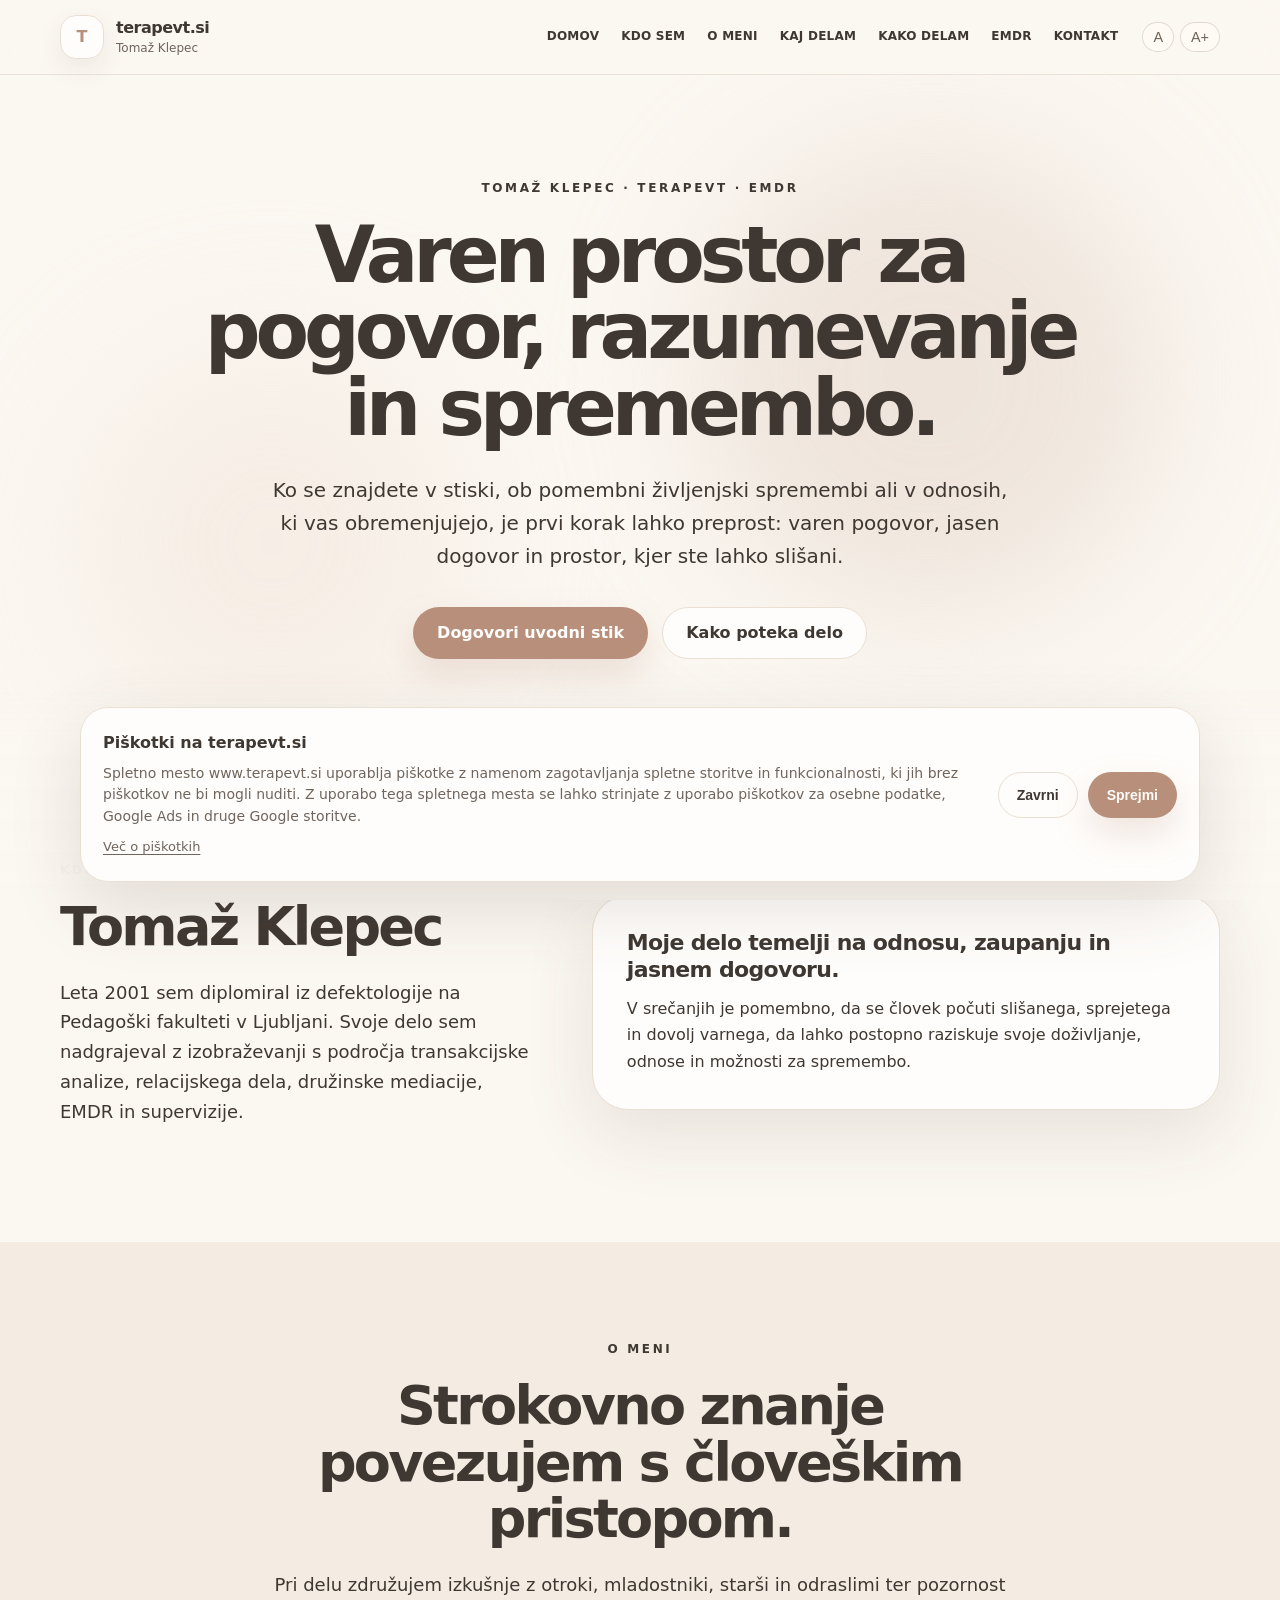
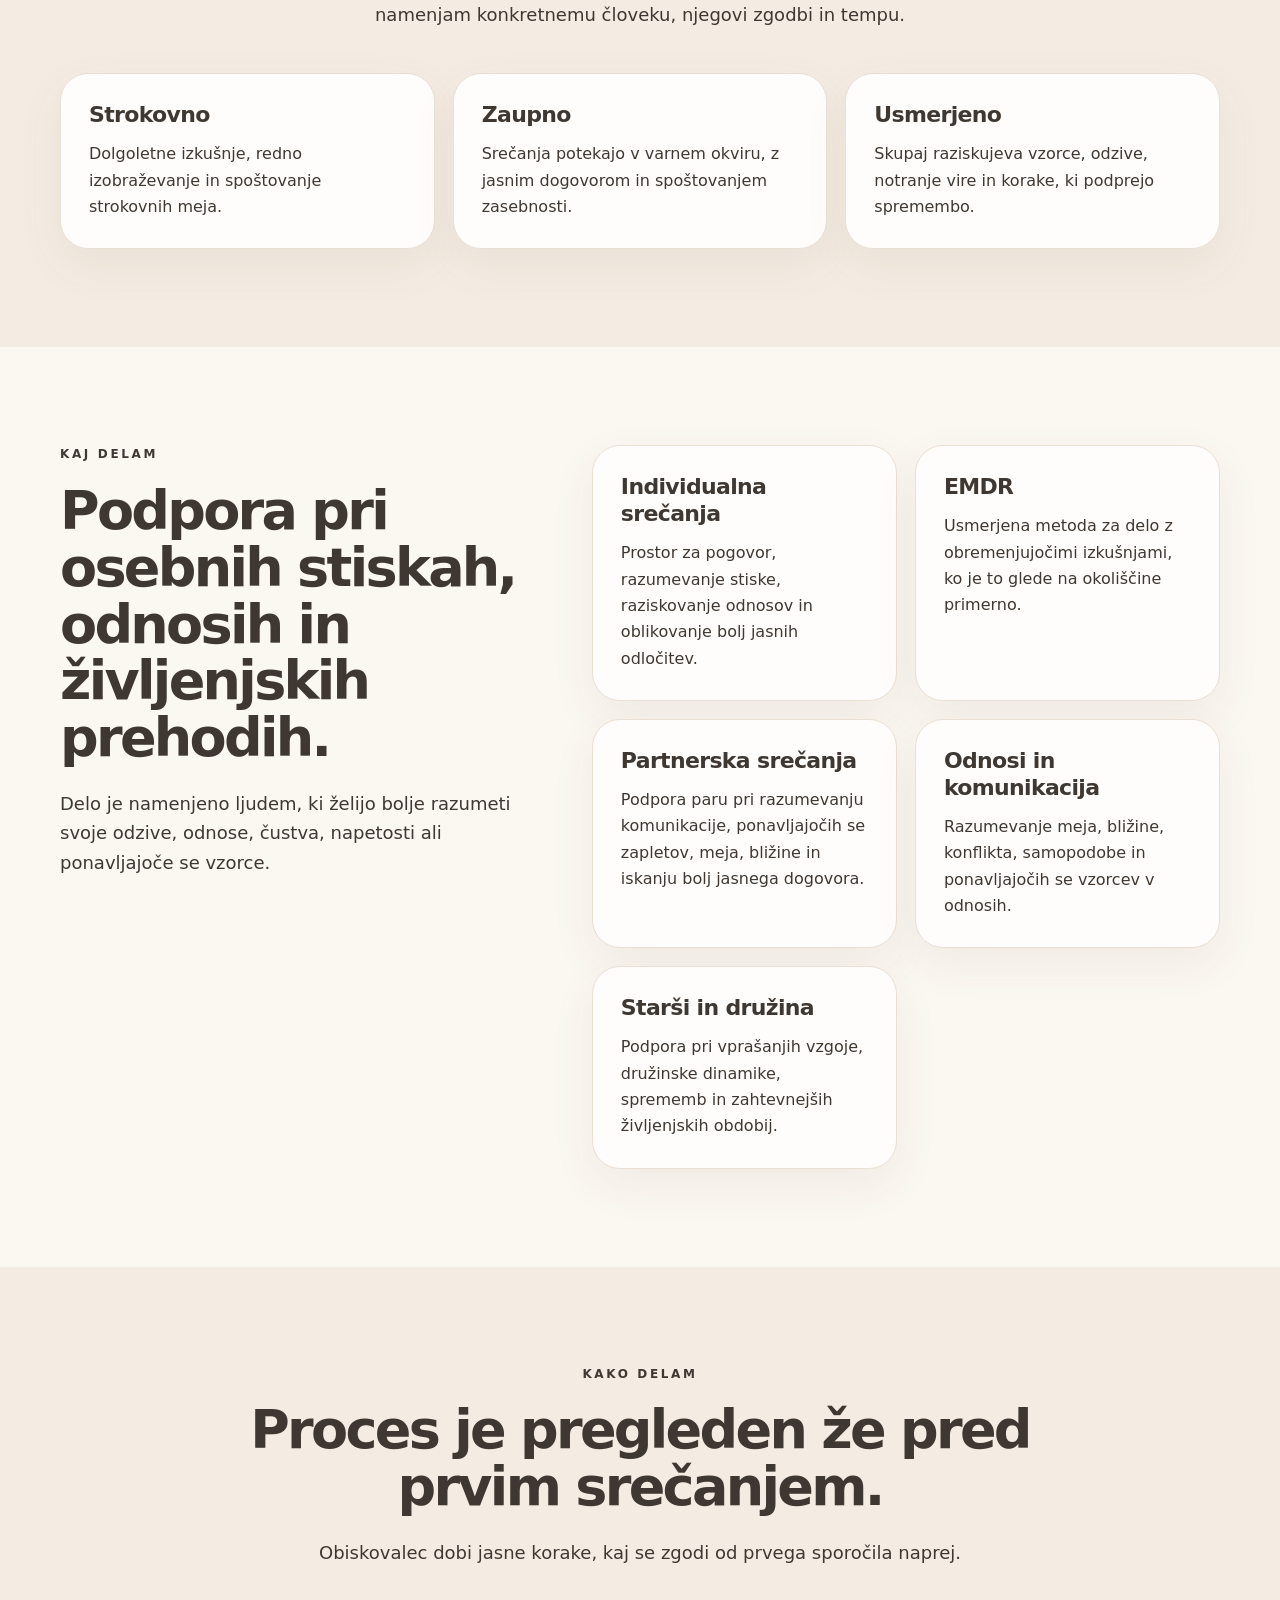
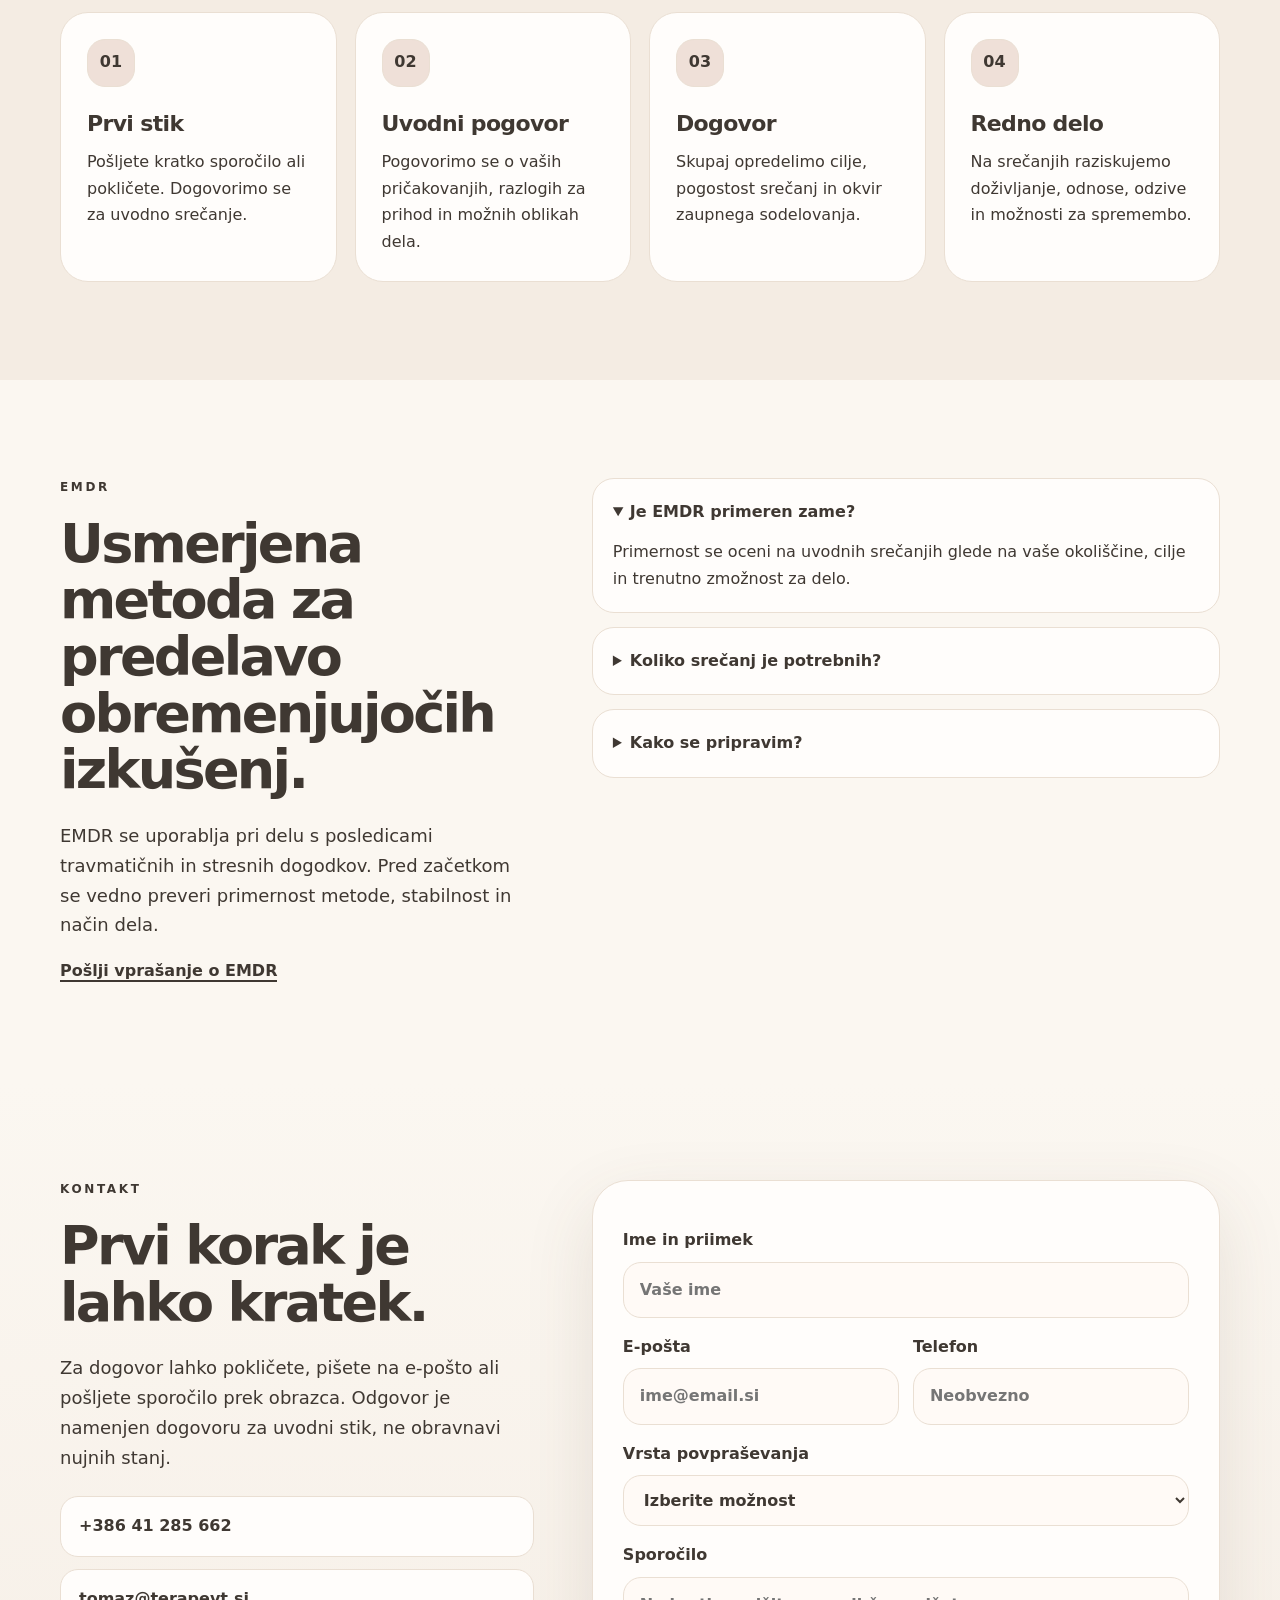
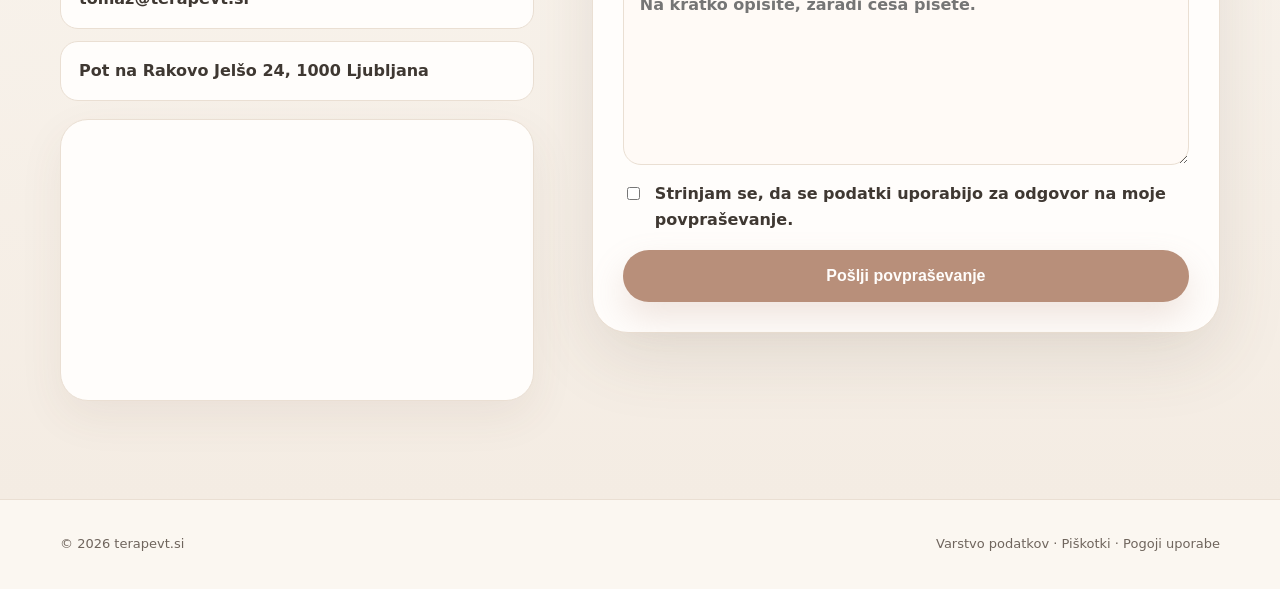
<file: index.html>
<!doctype html>
<html lang="sl">
<head>
  <meta charset="utf-8">
  <meta name="viewport" content="width=device-width, initial-scale=1">
  <meta name="description" content="Tomaž Klepec, terapevt v Ljubljani. Individualna srečanja, svetovanje, EMDR in prvi stik.">
  <meta name="keywords" content="terapevt, Ljubljana, EMDR, svetovanje, osebna rast, odnosi, Tomaž Klepec">
  <meta name="author" content="terapevt.si">
  <meta property="og:title" content="Terapevt.si — Tomaž Klepec">
  <meta property="og:description" content="Varen, zaupen in jasen prostor za pogovor, razumevanje in spremembo.">
  <meta property="og:type" content="website">
  <meta property="og:url" content="https://www.terapevt.si/">
  <title>Terapevt.si — Tomaž Klepec</title>
  <link rel="icon" href="assets/img/terapevt.ico" type="image/x-icon">
  <link rel="stylesheet" href="assets/css/modern.css">
</head>
<body>
  <header class="site-header" data-header>
    <a class="brand" href="#domov" aria-label="Terapevt.si domov">
      <span class="brand-mark">T</span>
      <span><strong>terapevt.si</strong><small>Tomaž Klepec</small></span>
    </a>
    <button class="menu-toggle" type="button" aria-label="Odpri meni" aria-expanded="false" data-menu-toggle>
      <span></span><span></span>
    </button>
    <nav class="main-nav" data-nav>
      <a href="#domov">DOMOV</a>
      <a href="#kdo-sem">KDO SEM</a>
      <a href="#o-meni">O MENI</a>
      <a href="#kaj-delam">KAJ DELAM</a>
      <a href="#kako-delam">KAKO DELAM</a>
      <a href="#emdr">EMDR</a>
      <a href="#kontakt">KONTAKT</a>
      <div class="font-size-tools"> 
          <button type="button" id="fontDecrease" class="font-size-btn" title="Privzeta velikost">A</button>
          <button type="button" id="fontIncrease" class="font-size-btn" title="Povečaj pisavo">A+</button>
      </div>
    </nav>
  </header>

  <main>
    <section id="domov" class="hero section-pad">
      <div class="hero-bg"></div>
      <div class="container hero-centered">
        <div class="hero-copy reveal">
          <p class="eyebrow">Tomaž Klepec · terapevt · EMDR</p>
          <h1>Varen prostor za pogovor, razumevanje in spremembo.</h1>
          <p class="lead">Ko se znajdete v stiski, ob pomembni življenjski spremembi ali v odnosih, ki vas obremenjujejo, je prvi korak lahko preprost: varen pogovor, jasen dogovor in prostor, kjer ste lahko slišani.</p>
          <div class="hero-actions">
            <a class="btn btn-primary" href="#kontakt">Dogovori uvodni stik</a>
            <a class="btn btn-soft" href="#kako-delam">Kako poteka delo</a>
          </div>
        </div>
      </div>
    </section>

    <section id="kdo-sem" class="section-pad">
      <div class="container two-col">
        <div class="section-intro reveal">
          <p class="eyebrow">Kdo sem</p>
          <h2>Tomaž Klepec</h2>
          <p>Leta 2001 sem diplomiral iz defektologije na Pedagoški fakulteti v Ljubljani. Svoje delo sem nadgrajeval z izobraževanji s področja transakcijske analize, relacijskega dela, družinske mediacije, EMDR in supervizije.</p>
        </div>
        <div class="intro-panel reveal">
          <h3>Moje delo temelji na odnosu, zaupanju in jasnem dogovoru.</h3>
          <p>V srečanjih je pomembno, da se človek počuti slišanega, sprejetega in dovolj varnega, da lahko postopno raziskuje svoje doživljanje, odnose in možnosti za spremembo.</p>
        </div>
      </div>
    </section>

    <section id="o-meni" class="section-pad muted">
      <div class="container">
        <div class="section-intro narrow reveal">
          <p class="eyebrow">O meni</p>
          <h2>Strokovno znanje povezujem s človeškim pristopom.</h2>
          <p>Pri delu združujem izkušnje z otroki, mladostniki, starši in odraslimi ter pozornost namenjam konkretnemu človeku, njegovi zgodbi in tempu.</p>
        </div>
        <div class="cards three reveal">
          <article class="card"><h3>Strokovno</h3><p>Dolgoletne izkušnje, redno izobraževanje in spoštovanje strokovnih meja.</p></article>
          <article class="card"><h3>Zaupno</h3><p>Srečanja potekajo v varnem okviru, z jasnim dogovorom in spoštovanjem zasebnosti.</p></article>
          <article class="card"><h3>Usmerjeno</h3><p>Skupaj raziskujeva vzorce, odzive, notranje vire in korake, ki podprejo spremembo.</p></article>
        </div>
      </div>
    </section>

    <section id="kaj-delam" class="section-pad">
      <div class="container two-col align-start">
        <div class="section-intro reveal">
          <p class="eyebrow">Kaj delam</p>
          <h2>Podpora pri osebnih stiskah, odnosih in življenjskih prehodih.</h2>
          <p>Delo je namenjeno ljudem, ki želijo bolje razumeti svoje odzive, odnose, čustva, napetosti ali ponavljajoče se vzorce.</p>
        </div>
        <div class="cards two reveal">
          <article class="card"><h3>Individualna srečanja</h3><p>Prostor za pogovor, razumevanje stiske, raziskovanje odnosov in oblikovanje bolj jasnih odločitev.</p></article>
          <article class="card"><h3>EMDR</h3><p>Usmerjena metoda za delo z obremenjujočimi izkušnjami, ko je to glede na okoliščine primerno.</p></article>
          <article class="card"><h3>Partnerska srečanja</h3><p>Podpora paru pri razumevanju komunikacije, ponavljajočih se zapletov, meja, bližine in iskanju bolj jasnega dogovora.</p></article>
          <article class="card"><h3>Odnosi in komunikacija</h3><p>Razumevanje meja, bližine, konflikta, samopodobe in ponavljajočih se vzorcev v odnosih.</p></article>
          <article class="card"><h3>Starši in družina</h3><p>Podpora pri vprašanjih vzgoje, družinske dinamike, sprememb in zahtevnejših življenjskih obdobij.</p></article>
        </div>
      </div>
    </section>

    <section id="kako-delam" class="section-pad muted">
      <div class="container">
        <div class="section-intro narrow reveal">
          <p class="eyebrow">Kako delam</p>
          <h2>Proces je pregleden že pred prvim srečanjem.</h2>
          <p>Obiskovalec dobi jasne korake, kaj se zgodi od prvega sporočila naprej.</p>
        </div>
        <div class="steps reveal">
          <article><span>01</span><h3>Prvi stik</h3><p>Pošljete kratko sporočilo ali pokličete. Dogovorimo se za uvodno srečanje.</p></article>
          <article><span>02</span><h3>Uvodni pogovor</h3><p>Pogovorimo se o vaših pričakovanjih, razlogih za prihod in možnih oblikah dela.</p></article>
          <article><span>03</span><h3>Dogovor</h3><p>Skupaj opredelimo cilje, pogostost srečanj in okvir zaupnega sodelovanja.</p></article>
          <article><span>04</span><h3>Redno delo</h3><p>Na srečanjih raziskujemo doživljanje, odnose, odzive in možnosti za spremembo.</p></article>
        </div>
      </div>
    </section>

    <section id="emdr" class="section-pad">
      <div class="container two-col align-start">
        <div class="section-intro reveal">
          <p class="eyebrow">EMDR</p>
          <h2>Usmerjena metoda za predelavo obremenjujočih izkušenj.</h2>
          <p>EMDR se uporablja pri delu s posledicami travmatičnih in stresnih dogodkov. Pred začetkom se vedno preveri primernost metode, stabilnost in način dela.</p>
          <a class="text-link" href="#kontakt">Pošlji vprašanje o EMDR</a>
        </div>
        <div class="faq reveal">
          <details open><summary>Je EMDR primeren zame?</summary><p>Primernost se oceni na uvodnih srečanjih glede na vaše okoliščine, cilje in trenutno zmožnost za delo.</p></details>
          <details><summary>Koliko srečanj je potrebnih?</summary><p>Število srečanj je individualno. Odvisno je od teme, zgodovine, ciljev in poteka procesa.</p></details>
          <details><summary>Kako se pripravim?</summary><p>Dovolj je, da prinesete osnovno informacijo o tem, kaj vas obremenjuje in kaj bi želeli spremeniti.</p></details>
        </div>
      </div>
    </section>

    <section id="kontakt" class="section-pad contact-section">
      <div class="container contact-grid">
        <div class="section-intro reveal">
          <p class="eyebrow">Kontakt</p>
          <h2>Prvi korak je lahko kratek.</h2>
          <p>Za dogovor lahko pokličete, pišete na e-pošto ali pošljete sporočilo prek obrazca. Odgovor je namenjen dogovoru za uvodni stik, ne obravnavi nujnih stanj.</p>
          <div class="contact-cards">
            <a href="tel:+38641285662">+386 41 285 662</a>
            <a href="mailto:tomaz@terapevt.si">tomaz@terapevt.si</a>
            <span>Pot na Rakovo Jelšo 24, 1000 Ljubljana</span>
          </div>
          <div class="map-card" aria-label="Zemljevid lokacije">
            <iframe title="Zemljevid: Pot na Rakovo Jelšo 24, Ljubljana" src="https://maps.google.com/maps?q=Pot%20na%20Rakovo%20Jel%C5%A1o%2024%2C%20Ljubljana&t=&z=15&ie=UTF8&iwloc=&output=embed" loading="lazy" referrerpolicy="no-referrer-when-downgrade"></iframe>
          </div>
        </div>
        <form id="contact-form" class="contact-form reveal" action="contact.php" method="post" novalidate>
          <div class="messages" role="status" aria-live="polite"></div>
          <label>Ime in priimek<input name="name" autocomplete="name" required minlength="2" placeholder="Vaše ime"></label>
          <div class="form-row">
            <label>E-pošta<input type="email" name="email" autocomplete="email" required placeholder="ime@email.si"></label>
            <label>Telefon<input name="phone" autocomplete="tel" placeholder="Neobvezno"></label>
          </div>
          <label>Vrsta povpraševanja
            <select name="interest" required>
              <option value="">Izberite možnost</option>
              <option>Individualno srečanje</option>
              <option>EMDR</option>
              <option>Svetovanje za odnose</option>
              <option>Partnerska srečanja</option>
              <option>Vprašanje glede termina</option>
              <option>Drugo vprašanje</option>
            </select>
          </label>
          <label>Sporočilo<textarea name="message" rows="6" required minlength="15" placeholder="Na kratko opišite, zaradi česa pišete."></textarea></label>
          <label class="check"><input type="checkbox" name="agree" value="Da" required><span>Strinjam se, da se podatki uporabijo za odgovor na moje povpraševanje.</span></label>
          <input type="text" name="f_email" class="hidden-field" tabindex="-1" autocomplete="off" aria-hidden="true">
          <button class="btn btn-primary form-submit" type="submit">Pošlji povpraševanje</button>
        </form>
      </div>
    </section>
  </main>

  <footer class="site-footer">
    <div class="container footer-grid">
      <p>© <span data-year></span> terapevt.si</p>
      <p><a href="varstvo-podatkov.html">Varstvo podatkov</a> · <a href="piskotki.html">Piškotki</a> · <a href="splosni-pogoji.html">Pogoji uporabe</a></p>
    </div>
  </footer>

  <div class="cookie-banner" data-cookie-banner hidden>
    <div class="cookie-card">
      <div>
        <p class="cookie-title">Piškotki na terapevt.si</p>
        <p>Spletno mesto www.terapevt.si uporablja piškotke z namenom zagotavljanja spletne storitve in funkcionalnosti, ki jih brez piškotkov ne bi mogli nuditi. Z uporabo tega spletnega mesta se lahko strinjate z uporabo piškotkov za osebne podatke, Google Ads in druge Google storitve.</p>
        <a href="piskotki.html">Več o piškotkih</a>
      </div>
      <div class="cookie-actions">
        <button class="btn btn-soft" type="button" data-cookie-reject>Zavrni</button>
        <button class="btn btn-primary" type="button" data-cookie-accept>Sprejmi</button>
      </div>
    </div>
  </div>

  <script src="assets/js/modern.js"></script>
</body>
</html>
</file>
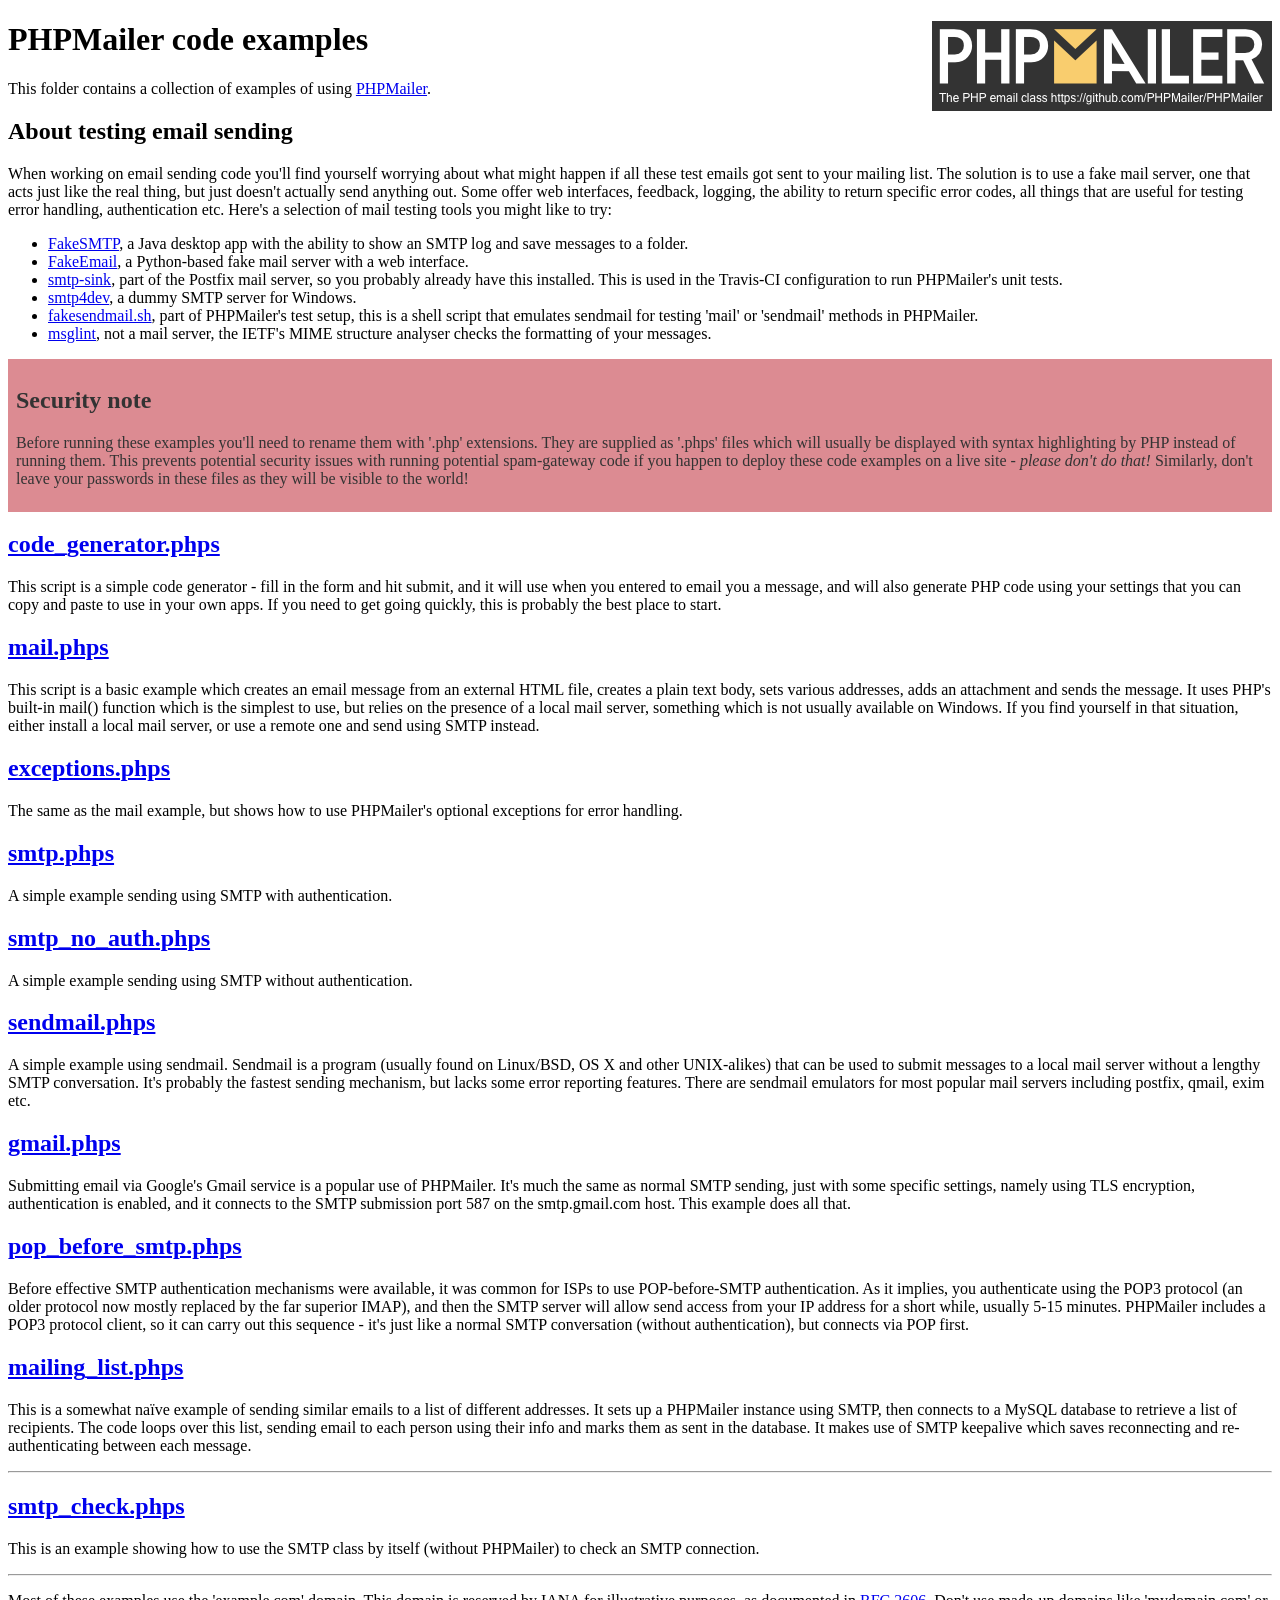
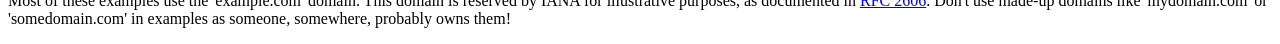
<file: PHPMailer-master/examples/index.html>
<!DOCTYPE html>
<html>
<head>
	<meta charset="UTF-8">
	<title>PHPMailer Examples</title>
</head>
<body>
<h1>PHPMailer code examples<a href="https://github.com/PHPMailer/PHPMailer"><img src="images/phpmailer.png" style="float:right; border:0;" alt="PHPMailer logo"></a></h1>
<p>This folder contains a collection of examples of using <a href="https://github.com/PHPMailer/PHPMailer">PHPMailer</a>.</p>
<h2>About testing email sending</h2>
<p>When working on email sending code you'll find yourself worrying about what might happen if all these test emails got sent to your mailing list. The solution is to use a fake mail server, one that acts just like the real thing, but just doesn't actually send anything out. Some offer web interfaces, feedback, logging, the ability to return specific error codes, all things that are useful for testing error handling, authentication etc. Here's a selection of mail testing tools you might like to try:</p>
<ul>
  <li><a href="https://github.com/Nilhcem/FakeSMTP">FakeSMTP</a>, a Java desktop app with the ability to show an SMTP log and save messages to a folder. </li>
  <li><a href="https://github.com/isotoma/FakeEmail">FakeEmail</a>, a Python-based fake mail server with a web interface.</li>
  <li><a href="http://www.postfix.org/smtp-sink.1.html">smtp-sink</a>, part of the Postfix mail server, so you probably already have this installed. This is used in the Travis-CI configuration to run PHPMailer's unit tests.</li>
  <li><a href="http://smtp4dev.codeplex.com">smtp4dev</a>, a dummy SMTP server for Windows.</li>
  <li><a href="https://github.com/PHPMailer/PHPMailer/blob/master/test/fakesendmail.sh">fakesendmail.sh</a>, part of PHPMailer's test setup, this is a shell script that emulates sendmail for testing 'mail' or 'sendmail' methods in PHPMailer.</li>
  <li><a href="http://tools.ietf.org/tools/msglint/">msglint</a>, not a mail server, the IETF's MIME structure analyser checks the formatting of your messages.</li>
</ul>
<div style="padding: 8px; color: #333333; background-color: #dc8b92">
<h2>Security note</h2>
<p>Before running these examples you'll need to rename them with '.php' extensions. They are supplied as '.phps' files which will usually be displayed with syntax highlighting by PHP instead of running them. This prevents potential security issues with running potential spam-gateway code if you happen to deploy these code examples on a live site - <em>please don't do that!</em> Similarly, don't leave your passwords in these files as they will be visible to the world!</p>
</div>
<h2><a href="code_generator.phps">code_generator.phps</a></h2>
<p>This script is a simple code generator - fill in the form and hit submit, and it will use when you entered to email you a message, and will also generate PHP code using your settings that you can copy and paste to use in your own apps. If you need to get going quickly, this is probably the best place to start.</p>
<h2><a href="mail.phps">mail.phps</a></h2>
<p>This script is a basic example which creates an email message from an external HTML file, creates a plain text body, sets various addresses, adds an attachment and sends the message. It uses PHP's built-in mail() function which is the simplest to use, but relies on the presence of a local mail server, something which is not usually available on Windows. If you find yourself in that situation, either install a local mail server, or use a remote one and send using SMTP instead.</p>
<h2><a href="exceptions.phps">exceptions.phps</a></h2>
<p>The same as the mail example, but shows how to use PHPMailer's optional exceptions for error handling.</p>
<h2><a href="smtp.phps">smtp.phps</a></h2>
<p>A simple example sending using SMTP with authentication.</p>
<h2><a href="smtp_no_auth.phps">smtp_no_auth.phps</a></h2>
<p>A simple example sending using SMTP without authentication.</p>
<h2><a href="sendmail.phps">sendmail.phps</a></h2>
<p>A simple example using sendmail. Sendmail is a program (usually found on Linux/BSD, OS X and other UNIX-alikes) that can be used to submit messages to a local mail server without a lengthy SMTP conversation. It's probably the fastest sending mechanism, but lacks some error reporting features. There are sendmail emulators for most popular mail servers including postfix, qmail, exim etc.</p>
<h2><a href="gmail.phps">gmail.phps</a></h2>
<p>Submitting email via Google's Gmail service is a popular use of PHPMailer. It's much the same as normal SMTP sending, just with some specific settings, namely using TLS encryption, authentication is enabled, and it connects to the SMTP submission port 587 on the smtp.gmail.com host. This example does all that.</p>
<h2><a href="pop_before_smtp.phps">pop_before_smtp.phps</a></h2>
<p>Before effective SMTP authentication mechanisms were available, it was common for ISPs to use POP-before-SMTP authentication. As it implies, you authenticate using the POP3 protocol (an older protocol now mostly replaced by the far superior IMAP), and then the SMTP server will allow send access from your IP address for a short while, usually 5-15 minutes. PHPMailer includes a POP3 protocol client, so it can carry out this sequence - it's just like a normal SMTP conversation (without authentication), but connects via POP first.</p>
<h2><a href="mailing_list.phps">mailing_list.phps</a></h2>
<p>This is a somewhat naïve example of sending similar emails to a list of different addresses. It sets up a PHPMailer instance using SMTP, then connects to a MySQL database to retrieve a list of recipients. The code loops over this list, sending email to each person using their info and marks them as sent in the database. It makes use of SMTP keepalive which saves reconnecting and re-authenticating between each message.</p>
<hr>
<h2><a href="smtp_check.phps">smtp_check.phps</a></h2>
<p>This is an example showing how to use the SMTP class by itself (without PHPMailer) to check an SMTP connection.</p>
<hr>
<p>Most of these examples use the 'example.com' domain. This domain is reserved by IANA for illustrative purposes, as documented in <a href="http://tools.ietf.org/html/rfc2606">RFC 2606</a>. Don't use made-up domains like 'mydomain.com' or 'somedomain.com' in examples as someone, somewhere, probably owns them!</p>
</body>
</html>
</file>
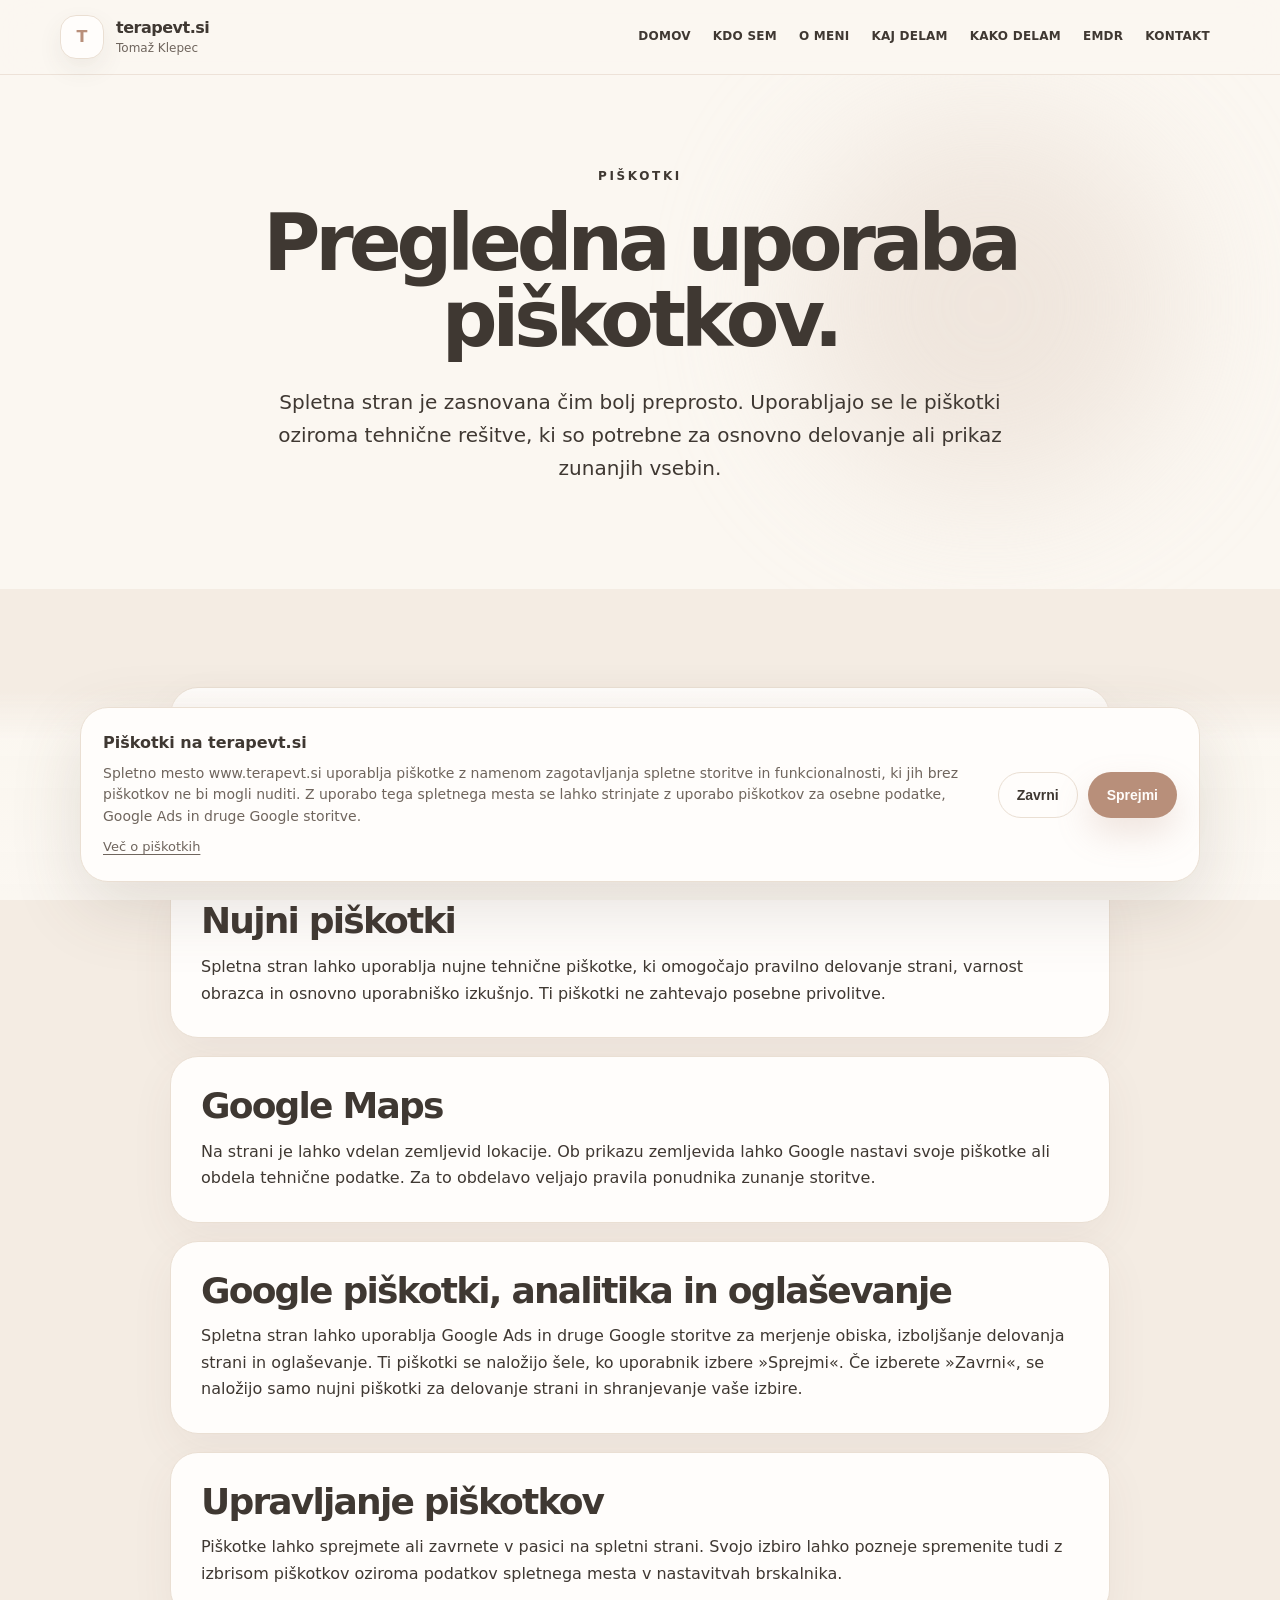
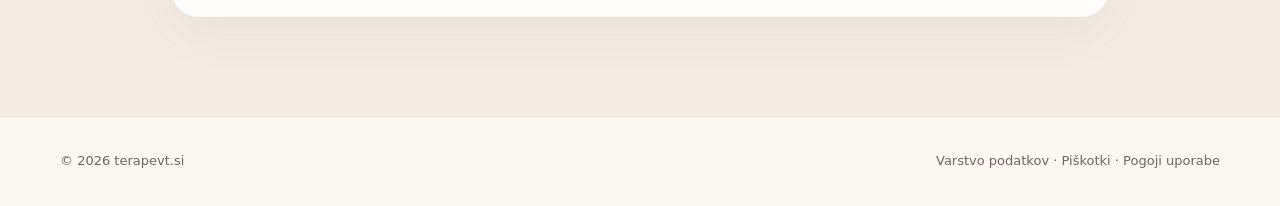
<file: piskotki.html>
<!doctype html>
<html lang="sl">
<head>
  <meta charset="utf-8">
  <meta name="viewport" content="width=device-width, initial-scale=1">
  <meta name="description" content="Informacije o piškotkih na spletni strani terapevt.si.">
  <meta name="author" content="terapevt.si">
  <title>Piškotki — Terapevt.si</title>
  <link rel="icon" href="assets/img/terapevt.ico" type="image/x-icon">
  <link rel="stylesheet" href="assets/css/modern.css">
</head>
<body>
  <header class="site-header" data-header>
    <a class="brand" href="index.html#domov" aria-label="Terapevt.si domov">
      <span class="brand-mark">T</span>
      <span><strong>terapevt.si</strong><small>Tomaž Klepec</small></span>
    </a>
    <button class="menu-toggle" type="button" aria-label="Odpri meni" aria-expanded="false" data-menu-toggle>
      <span></span><span></span>
    </button>
    <nav class="main-nav" data-nav>
      <a href="index.html#domov">DOMOV</a>
      <a href="index.html#kdo-sem">KDO SEM</a>
      <a href="index.html#o-meni">O MENI</a>
      <a href="index.html#kaj-delam">KAJ DELAM</a>
      <a href="index.html#kako-delam">KAKO DELAM</a>
      <a href="index.html#emdr">EMDR</a>
      <a href="index.html#kontakt">KONTAKT</a>
    </nav>
  </header>
  <main>

    <section class="legal-hero section-pad">
      <div class="container legal-hero-inner reveal">
        <p class="eyebrow">Piškotki</p>
        <h1>Pregledna uporaba piškotkov.</h1>
        <p class="lead">Spletna stran je zasnovana čim bolj preprosto. Uporabljajo se le piškotki oziroma tehnične rešitve, ki so potrebne za osnovno delovanje ali prikaz zunanjih vsebin.</p>
      </div>
    </section>
    <section class="section-pad muted">
      <div class="container legal-content single reveal">
        <article class="legal-card"><h2>Kaj so piškotki</h2><p>Piškotki so majhne besedilne datoteke, ki jih spletno mesto lahko shrani v brskalnik uporabnika. Pomagajo pri delovanju spletnih strani, pomnjenju nastavitev ali prikazu posameznih funkcij.</p></article>
        <article class="legal-card"><h2>Nujni piškotki</h2><p>Spletna stran lahko uporablja nujne tehnične piškotke, ki omogočajo pravilno delovanje strani, varnost obrazca in osnovno uporabniško izkušnjo. Ti piškotki ne zahtevajo posebne privolitve.</p></article>
        <article class="legal-card"><h2>Google Maps</h2><p>Na strani je lahko vdelan zemljevid lokacije. Ob prikazu zemljevida lahko Google nastavi svoje piškotke ali obdela tehnične podatke. Za to obdelavo veljajo pravila ponudnika zunanje storitve.</p></article>
        <article class="legal-card"><h2>Google piškotki, analitika in oglaševanje</h2><p>Spletna stran lahko uporablja Google Ads in druge Google storitve za merjenje obiska, izboljšanje delovanja strani in oglaševanje. Ti piškotki se naložijo šele, ko uporabnik izbere »Sprejmi«. Če izberete »Zavrni«, se naložijo samo nujni piškotki za delovanje strani in shranjevanje vaše izbire.</p></article>
        <article class="legal-card"><h2>Upravljanje piškotkov</h2><p>Piškotke lahko sprejmete ali zavrnete v pasici na spletni strani. Svojo izbiro lahko pozneje spremenite tudi z izbrisom piškotkov oziroma podatkov spletnega mesta v nastavitvah brskalnika.</p></article>
      </div>
    </section>

  </main>
  <footer class="site-footer">
    <div class="container footer-grid">
      <p>© <span data-year></span> terapevt.si</p>
      <p><a href="varstvo-podatkov.html">Varstvo podatkov</a> · <a href="piskotki.html">Piškotki</a> · <a href="splosni-pogoji.html">Pogoji uporabe</a></p>
    </div>
  </footer>
  <div class="cookie-banner" data-cookie-banner hidden>
    <div class="cookie-card">
      <div>
        <p class="cookie-title">Piškotki na terapevt.si</p>
        <p>Spletno mesto www.terapevt.si uporablja piškotke z namenom zagotavljanja spletne storitve in funkcionalnosti, ki jih brez piškotkov ne bi mogli nuditi. Z uporabo tega spletnega mesta se lahko strinjate z uporabo piškotkov za osebne podatke, Google Ads in druge Google storitve.</p>
        <a href="piskotki.html">Več o piškotkih</a>
      </div>
      <div class="cookie-actions">
        <button class="btn btn-soft" type="button" data-cookie-reject>Zavrni</button>
        <button class="btn btn-primary" type="button" data-cookie-accept>Sprejmi</button>
      </div>
    </div>
  </div>

  <script src="assets/js/modern.js"></script>
</body>
</html>
</file>
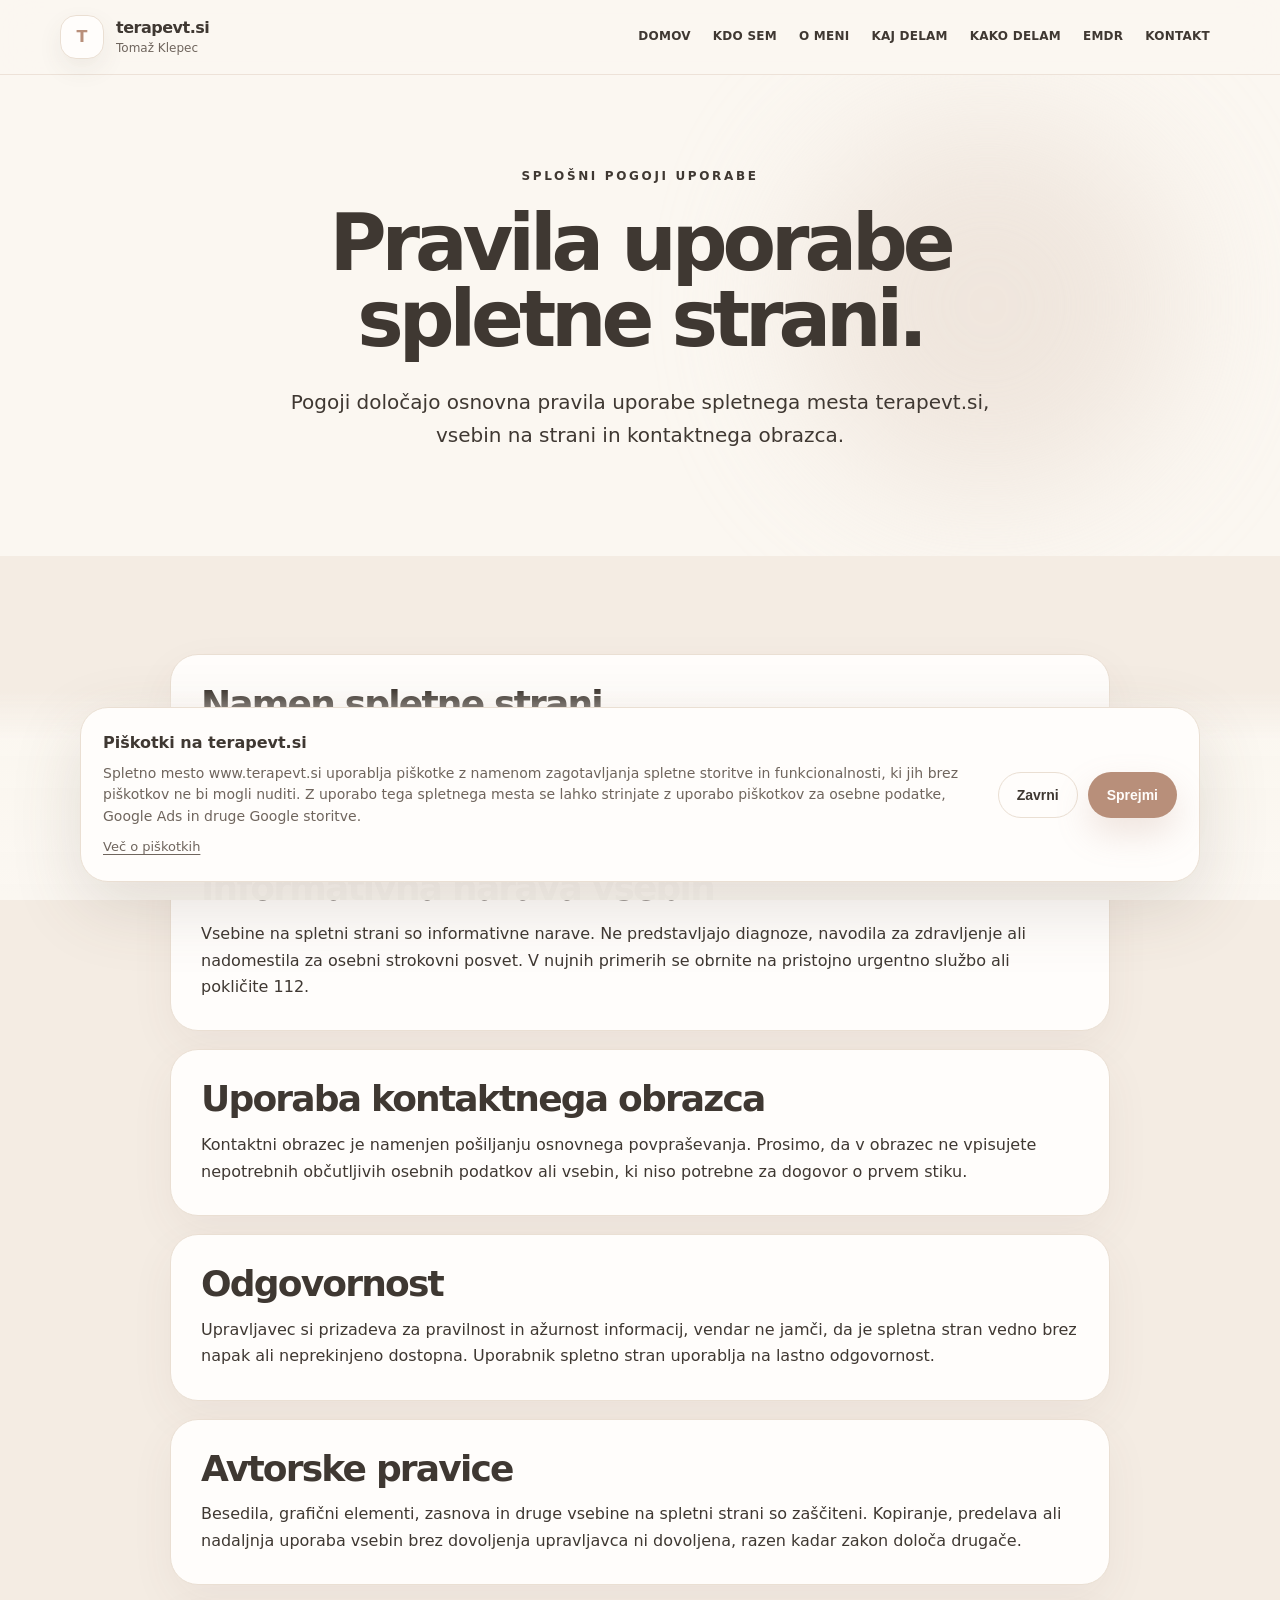
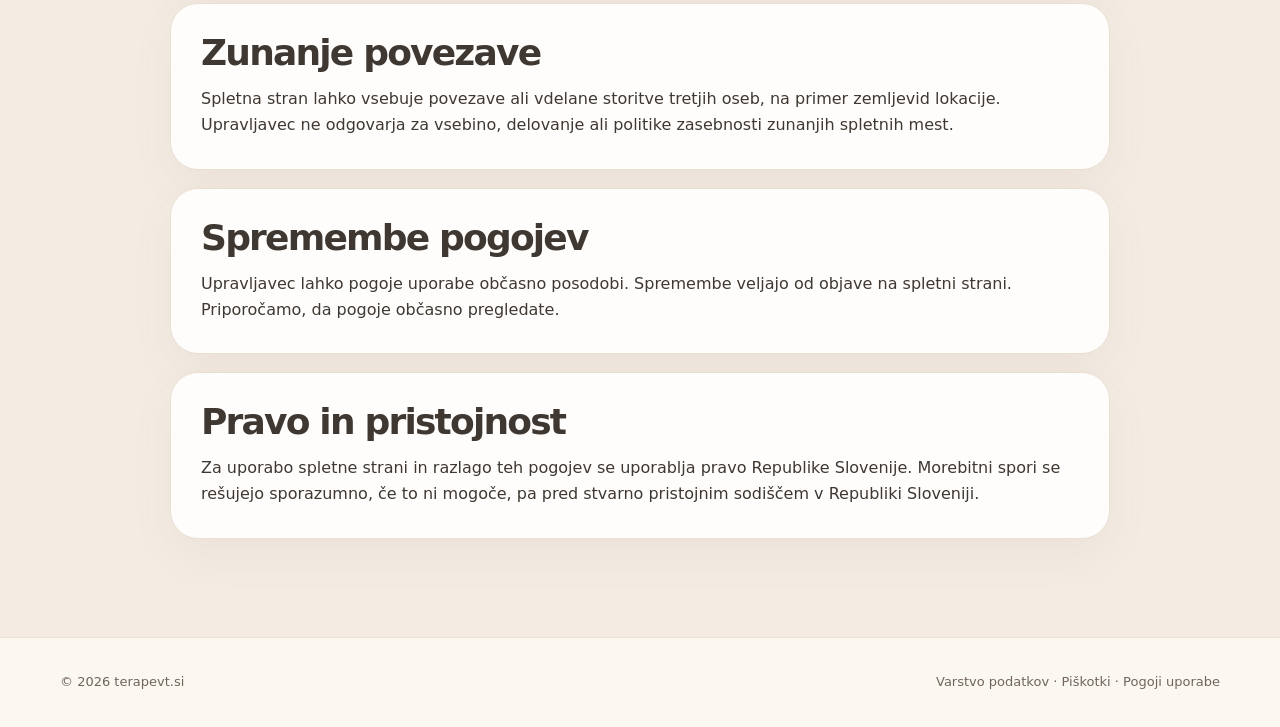
<file: splosni-pogoji.html>
<!doctype html>
<html lang="sl">
<head>
  <meta charset="utf-8">
  <meta name="viewport" content="width=device-width, initial-scale=1">
  <meta name="description" content="Splošni pogoji uporabe spletne strani terapevt.si.">
  <meta name="author" content="terapevt.si">
  <title>Splošni pogoji uporabe — Terapevt.si</title>
  <link rel="icon" href="assets/img/terapevt.ico" type="image/x-icon">
  <link rel="stylesheet" href="assets/css/modern.css">
</head>
<body>
  <header class="site-header" data-header>
    <a class="brand" href="index.html#domov" aria-label="Terapevt.si domov">
      <span class="brand-mark">T</span>
      <span><strong>terapevt.si</strong><small>Tomaž Klepec</small></span>
    </a>
    <button class="menu-toggle" type="button" aria-label="Odpri meni" aria-expanded="false" data-menu-toggle>
      <span></span><span></span>
    </button>
    <nav class="main-nav" data-nav>
      <a href="index.html#domov">DOMOV</a>
      <a href="index.html#kdo-sem">KDO SEM</a>
      <a href="index.html#o-meni">O MENI</a>
      <a href="index.html#kaj-delam">KAJ DELAM</a>
      <a href="index.html#kako-delam">KAKO DELAM</a>
      <a href="index.html#emdr">EMDR</a>
      <a href="index.html#kontakt">KONTAKT</a>
    </nav>
  </header>
  <main>

    <section class="legal-hero section-pad">
      <div class="container legal-hero-inner reveal">
        <p class="eyebrow">Splošni pogoji uporabe</p>
        <h1>Pravila uporabe spletne strani.</h1>
        <p class="lead">Pogoji določajo osnovna pravila uporabe spletnega mesta terapevt.si, vsebin na strani in kontaktnega obrazca.</p>
      </div>
    </section>
    <section class="section-pad muted">
      <div class="container legal-content single reveal">
        <article class="legal-card"><h2>Namen spletne strani</h2><p>Spletna stran je namenjena predstavitvi dela, osnovnih informacij za obiskovalce in vzpostavitvi prvega stika prek telefona, e-pošte ali kontaktnega obrazca.</p></article>
        <article class="legal-card"><h2>Informativna narava vsebin</h2><p>Vsebine na spletni strani so informativne narave. Ne predstavljajo diagnoze, navodila za zdravljenje ali nadomestila za osebni strokovni posvet. V nujnih primerih se obrnite na pristojno urgentno službo ali pokličite 112.</p></article>
        <article class="legal-card"><h2>Uporaba kontaktnega obrazca</h2><p>Kontaktni obrazec je namenjen pošiljanju osnovnega povpraševanja. Prosimo, da v obrazec ne vpisujete nepotrebnih občutljivih osebnih podatkov ali vsebin, ki niso potrebne za dogovor o prvem stiku.</p></article>
        <article class="legal-card"><h2>Odgovornost</h2><p>Upravljavec si prizadeva za pravilnost in ažurnost informacij, vendar ne jamči, da je spletna stran vedno brez napak ali neprekinjeno dostopna. Uporabnik spletno stran uporablja na lastno odgovornost.</p></article>
        <article class="legal-card"><h2>Avtorske pravice</h2><p>Besedila, grafični elementi, zasnova in druge vsebine na spletni strani so zaščiteni. Kopiranje, predelava ali nadaljnja uporaba vsebin brez dovoljenja upravljavca ni dovoljena, razen kadar zakon določa drugače.</p></article>
        <article class="legal-card"><h2>Zunanje povezave</h2><p>Spletna stran lahko vsebuje povezave ali vdelane storitve tretjih oseb, na primer zemljevid lokacije. Upravljavec ne odgovarja za vsebino, delovanje ali politike zasebnosti zunanjih spletnih mest.</p></article>
        <article class="legal-card"><h2>Spremembe pogojev</h2><p>Upravljavec lahko pogoje uporabe občasno posodobi. Spremembe veljajo od objave na spletni strani. Priporočamo, da pogoje občasno pregledate.</p></article>
        <article class="legal-card"><h2>Pravo in pristojnost</h2><p>Za uporabo spletne strani in razlago teh pogojev se uporablja pravo Republike Slovenije. Morebitni spori se rešujejo sporazumno, če to ni mogoče, pa pred stvarno pristojnim sodiščem v Republiki Sloveniji.</p></article>
      </div>
    </section>

  </main>
  <footer class="site-footer">
    <div class="container footer-grid">
      <p>© <span data-year></span> terapevt.si</p>
      <p><a href="varstvo-podatkov.html">Varstvo podatkov</a> · <a href="piskotki.html">Piškotki</a> · <a href="splosni-pogoji.html">Pogoji uporabe</a></p>
    </div>
  </footer>
  <div class="cookie-banner" data-cookie-banner hidden>
    <div class="cookie-card">
      <div>
        <p class="cookie-title">Piškotki na terapevt.si</p>
        <p>Spletno mesto www.terapevt.si uporablja piškotke z namenom zagotavljanja spletne storitve in funkcionalnosti, ki jih brez piškotkov ne bi mogli nuditi. Z uporabo tega spletnega mesta se lahko strinjate z uporabo piškotkov za osebne podatke, Google Ads in druge Google storitve.</p>
        <a href="piskotki.html">Več o piškotkih</a>
      </div>
      <div class="cookie-actions">
        <button class="btn btn-soft" type="button" data-cookie-reject>Zavrni</button>
        <button class="btn btn-primary" type="button" data-cookie-accept>Sprejmi</button>
      </div>
    </div>
  </div>

  <script src="assets/js/modern.js"></script>
</body>
</html>
</file>
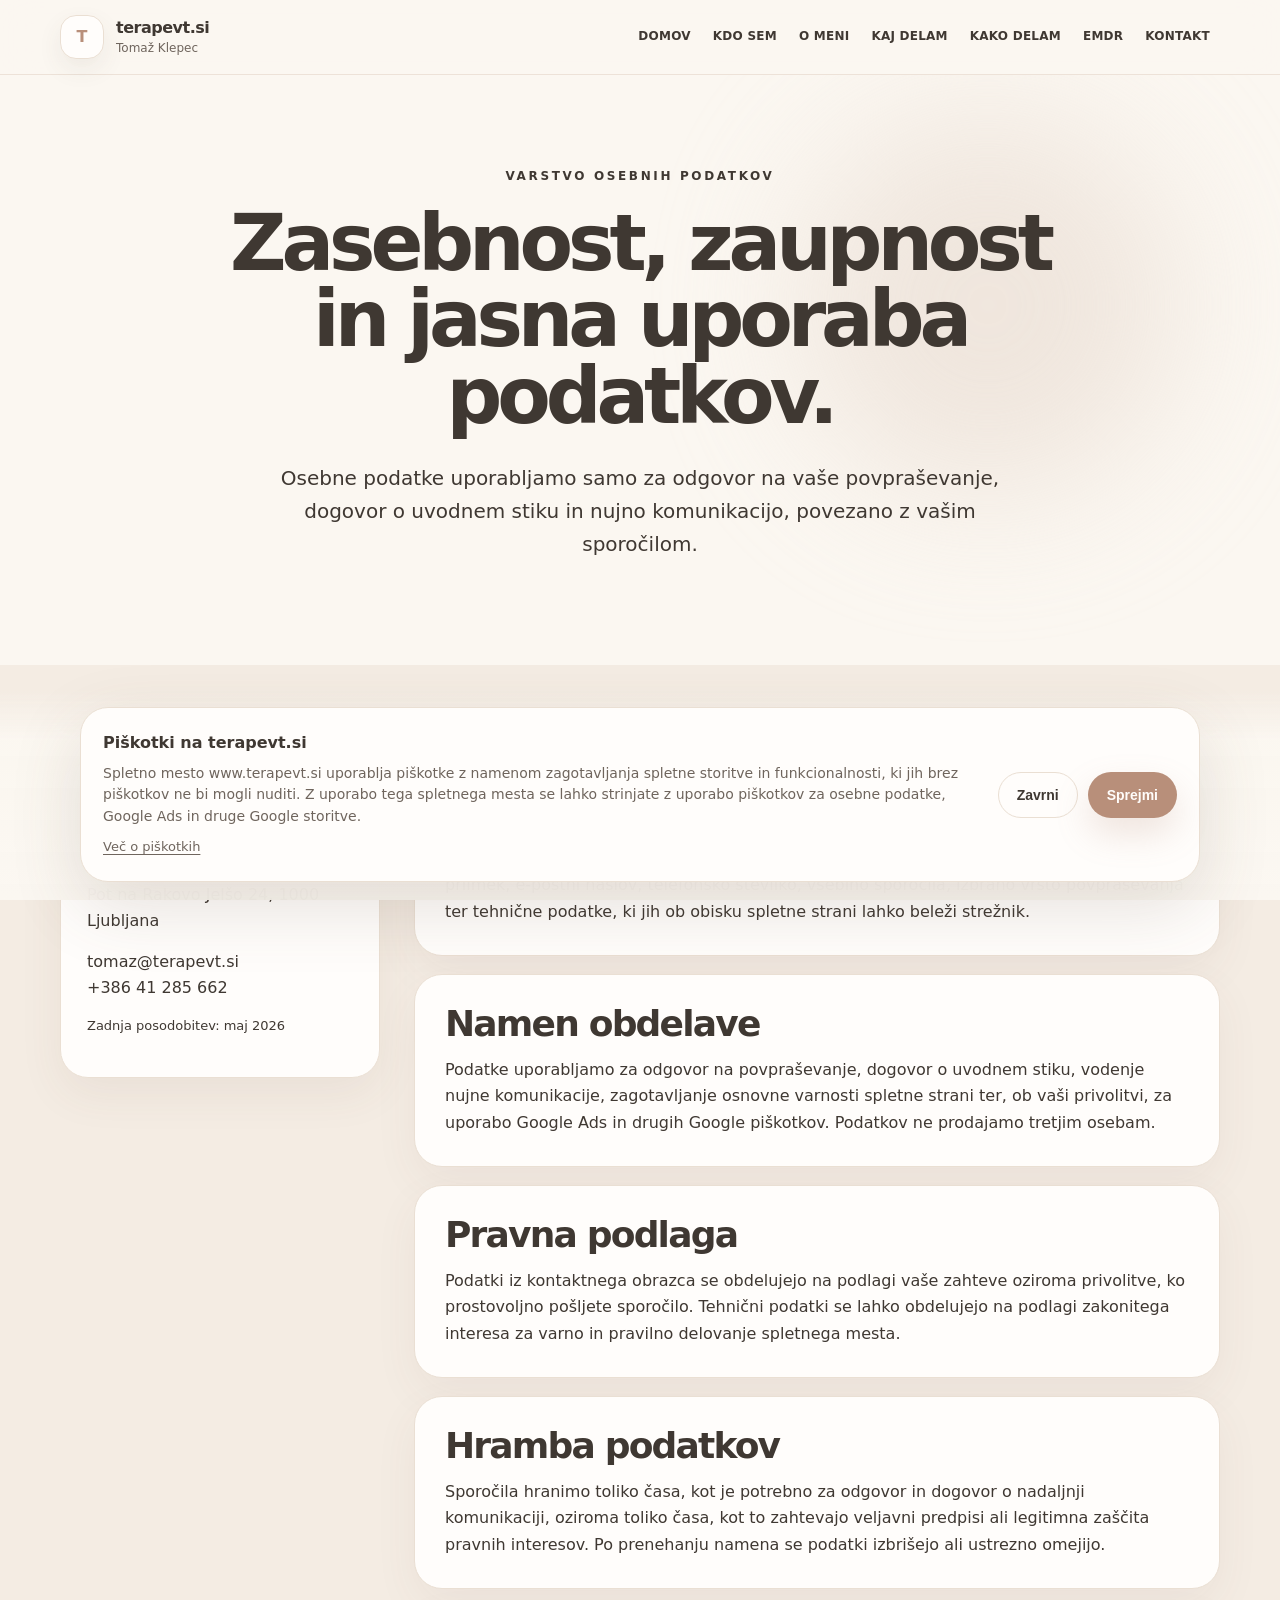
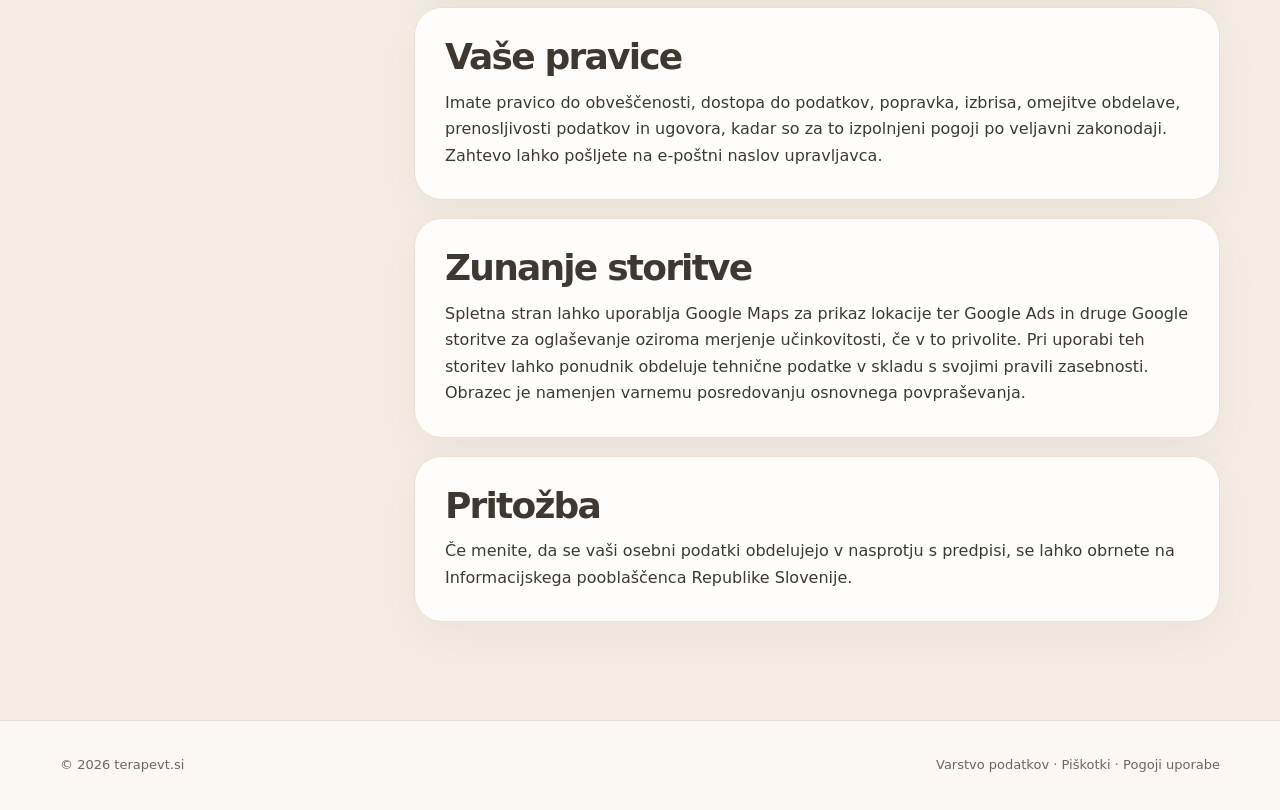
<file: varstvo-podatkov.html>
<!doctype html>
<html lang="sl">
<head>
  <meta charset="utf-8">
  <meta name="viewport" content="width=device-width, initial-scale=1">
  <meta name="description" content="Informacije o varstvu osebnih podatkov pri uporabi spletne strani terapevt.si.">
  <meta name="author" content="terapevt.si">
  <title>Varstvo podatkov — Terapevt.si</title>
  <link rel="icon" href="assets/img/terapevt.ico" type="image/x-icon">
  <link rel="stylesheet" href="assets/css/modern.css">
</head>
<body>
  <header class="site-header" data-header>
    <a class="brand" href="index.html#domov" aria-label="Terapevt.si domov">
      <span class="brand-mark">T</span>
      <span><strong>terapevt.si</strong><small>Tomaž Klepec</small></span>
    </a>
    <button class="menu-toggle" type="button" aria-label="Odpri meni" aria-expanded="false" data-menu-toggle>
      <span></span><span></span>
    </button>
    <nav class="main-nav" data-nav>
      <a href="index.html#domov">DOMOV</a>
      <a href="index.html#kdo-sem">KDO SEM</a>
      <a href="index.html#o-meni">O MENI</a>
      <a href="index.html#kaj-delam">KAJ DELAM</a>
      <a href="index.html#kako-delam">KAKO DELAM</a>
      <a href="index.html#emdr">EMDR</a>
      <a href="index.html#kontakt">KONTAKT</a>
    </nav>
  </header>
  <main>

    <section class="legal-hero section-pad">
      <div class="container legal-hero-inner reveal">
        <p class="eyebrow">Varstvo osebnih podatkov</p>
        <h1>Zasebnost, zaupnost in jasna uporaba podatkov.</h1>
        <p class="lead">Osebne podatke uporabljamo samo za odgovor na vaše povpraševanje, dogovor o uvodnem stiku in nujno komunikacijo, povezano z vašim sporočilom.</p>
      </div>
    </section>
    <section class="section-pad muted">
      <div class="container legal-layout">
        <aside class="legal-note reveal">
          <h3>Upravljavec</h3>
          <p><strong>Tomaž Klepec</strong><br>terapevt.si<br>Pot na Rakovo Jelšo 24, 1000 Ljubljana</p>
          <p><a href="mailto:tomaz@terapevt.si">tomaz@terapevt.si</a><br><a href="tel:+38641285662">+386 41 285 662</a></p>
          <p class="small-note">Zadnja posodobitev: maj 2026</p>
        </aside>
        <div class="legal-content reveal">
          <article class="legal-card"><h2>Katere podatke lahko prejmemo</h2><p>Pri uporabi kontaktnega obrazca ali neposrednem kontaktu lahko obdelujemo ime in priimek, e-poštni naslov, telefonsko številko, vsebino sporočila, izbrano vrsto povpraševanja ter tehnične podatke, ki jih ob obisku spletne strani lahko beleži strežnik.</p></article>
          <article class="legal-card"><h2>Namen obdelave</h2><p>Podatke uporabljamo za odgovor na povpraševanje, dogovor o uvodnem stiku, vodenje nujne komunikacije, zagotavljanje osnovne varnosti spletne strani ter, ob vaši privolitvi, za uporabo Google Ads in drugih Google piškotkov. Podatkov ne prodajamo tretjim osebam.</p></article>
          <article class="legal-card"><h2>Pravna podlaga</h2><p>Podatki iz kontaktnega obrazca se obdelujejo na podlagi vaše zahteve oziroma privolitve, ko prostovoljno pošljete sporočilo. Tehnični podatki se lahko obdelujejo na podlagi zakonitega interesa za varno in pravilno delovanje spletnega mesta.</p></article>
          <article class="legal-card"><h2>Hramba podatkov</h2><p>Sporočila hranimo toliko časa, kot je potrebno za odgovor in dogovor o nadaljnji komunikaciji, oziroma toliko časa, kot to zahtevajo veljavni predpisi ali legitimna zaščita pravnih interesov. Po prenehanju namena se podatki izbrišejo ali ustrezno omejijo.</p></article>
          <article class="legal-card"><h2>Vaše pravice</h2><p>Imate pravico do obveščenosti, dostopa do podatkov, popravka, izbrisa, omejitve obdelave, prenosljivosti podatkov in ugovora, kadar so za to izpolnjeni pogoji po veljavni zakonodaji. Zahtevo lahko pošljete na e-poštni naslov upravljavca.</p></article>
          <article class="legal-card"><h2>Zunanje storitve</h2><p>Spletna stran lahko uporablja Google Maps za prikaz lokacije ter Google Ads in druge Google storitve za oglaševanje oziroma merjenje učinkovitosti, če v to privolite. Pri uporabi teh storitev lahko ponudnik obdeluje tehnične podatke v skladu s svojimi pravili zasebnosti. Obrazec je namenjen varnemu posredovanju osnovnega povpraševanja.</p></article>
          <article class="legal-card"><h2>Pritožba</h2><p>Če menite, da se vaši osebni podatki obdelujejo v nasprotju s predpisi, se lahko obrnete na Informacijskega pooblaščenca Republike Slovenije.</p></article>
        </div>
      </div>
    </section>

  </main>
  <footer class="site-footer">
    <div class="container footer-grid">
      <p>© <span data-year></span> terapevt.si</p>
      <p><a href="varstvo-podatkov.html">Varstvo podatkov</a> · <a href="piskotki.html">Piškotki</a> · <a href="splosni-pogoji.html">Pogoji uporabe</a></p>
    </div>
  </footer>
  <div class="cookie-banner" data-cookie-banner hidden>
    <div class="cookie-card">
      <div>
        <p class="cookie-title">Piškotki na terapevt.si</p>
        <p>Spletno mesto www.terapevt.si uporablja piškotke z namenom zagotavljanja spletne storitve in funkcionalnosti, ki jih brez piškotkov ne bi mogli nuditi. Z uporabo tega spletnega mesta se lahko strinjate z uporabo piškotkov za osebne podatke, Google Ads in druge Google storitve.</p>
        <a href="piskotki.html">Več o piškotkih</a>
      </div>
      <div class="cookie-actions">
        <button class="btn btn-soft" type="button" data-cookie-reject>Zavrni</button>
        <button class="btn btn-primary" type="button" data-cookie-accept>Sprejmi</button>
      </div>
    </div>
  </div>

  <script src="assets/js/modern.js"></script>
</body>
</html>
</file>
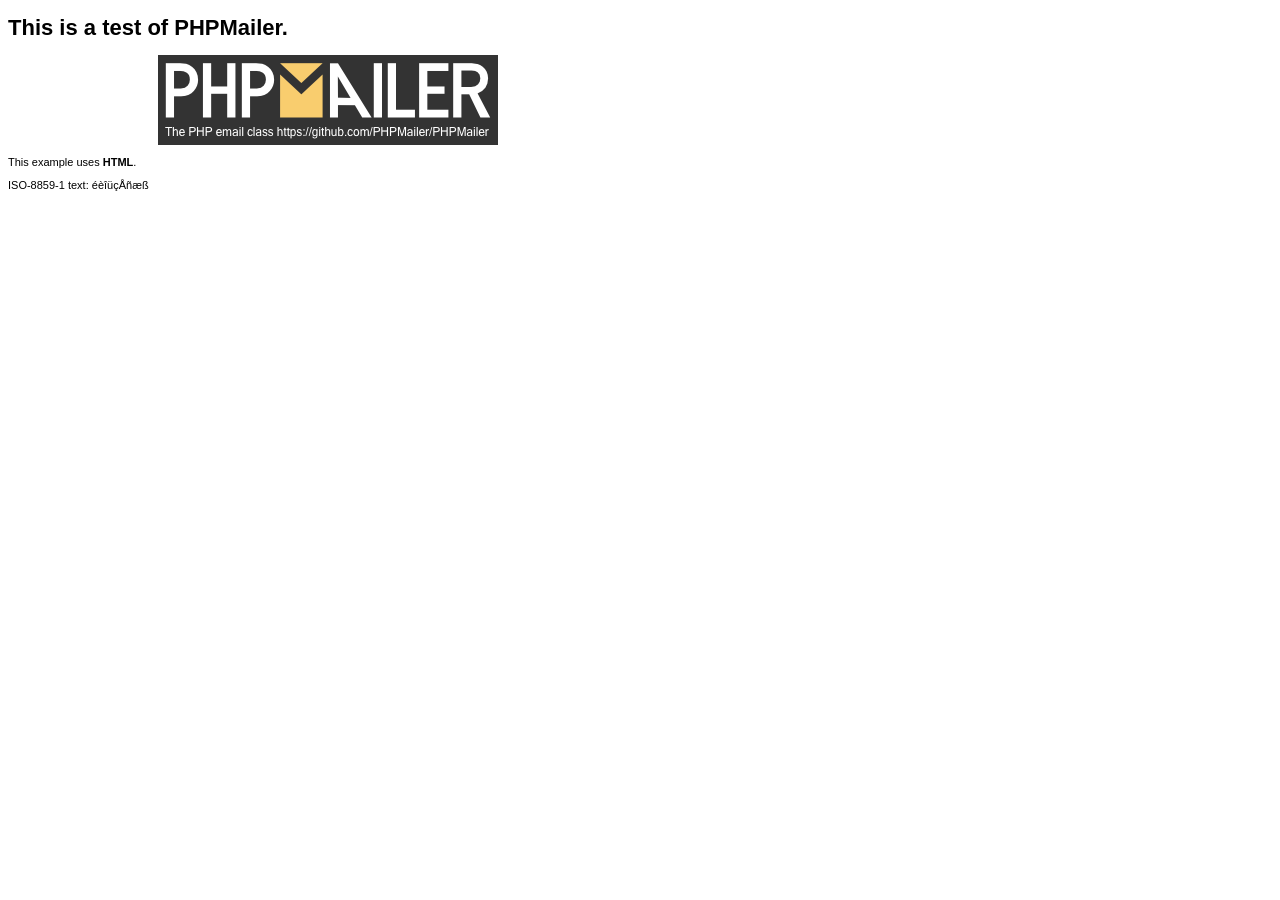
<file: PHPMailer-master/examples/contents.html>
<!DOCTYPE HTML PUBLIC "-//W3C//DTD HTML 4.01 Transitional//EN" "http://www.w3.org/TR/html4/loose.dtd">
<html>
<head>
  <meta http-equiv="Content-Type" content="text/html; charset=iso-8859-1">
  <title>PHPMailer Test</title>
</head>
<body>
<div style="width: 640px; font-family: Arial, Helvetica, sans-serif; font-size: 11px;">
  <h1>This is a test of PHPMailer.</h1>
  <div align="center">
    <a href="https://github.com/PHPMailer/PHPMailer/"><img src="images/phpmailer.png" height="90" width="340" alt="PHPMailer rocks"></a>
  </div>
  <p>This example uses <strong>HTML</strong>.</p>
  <p>ISO-8859-1 text: ���������</p>
</div>
</body>
</html>
</file>
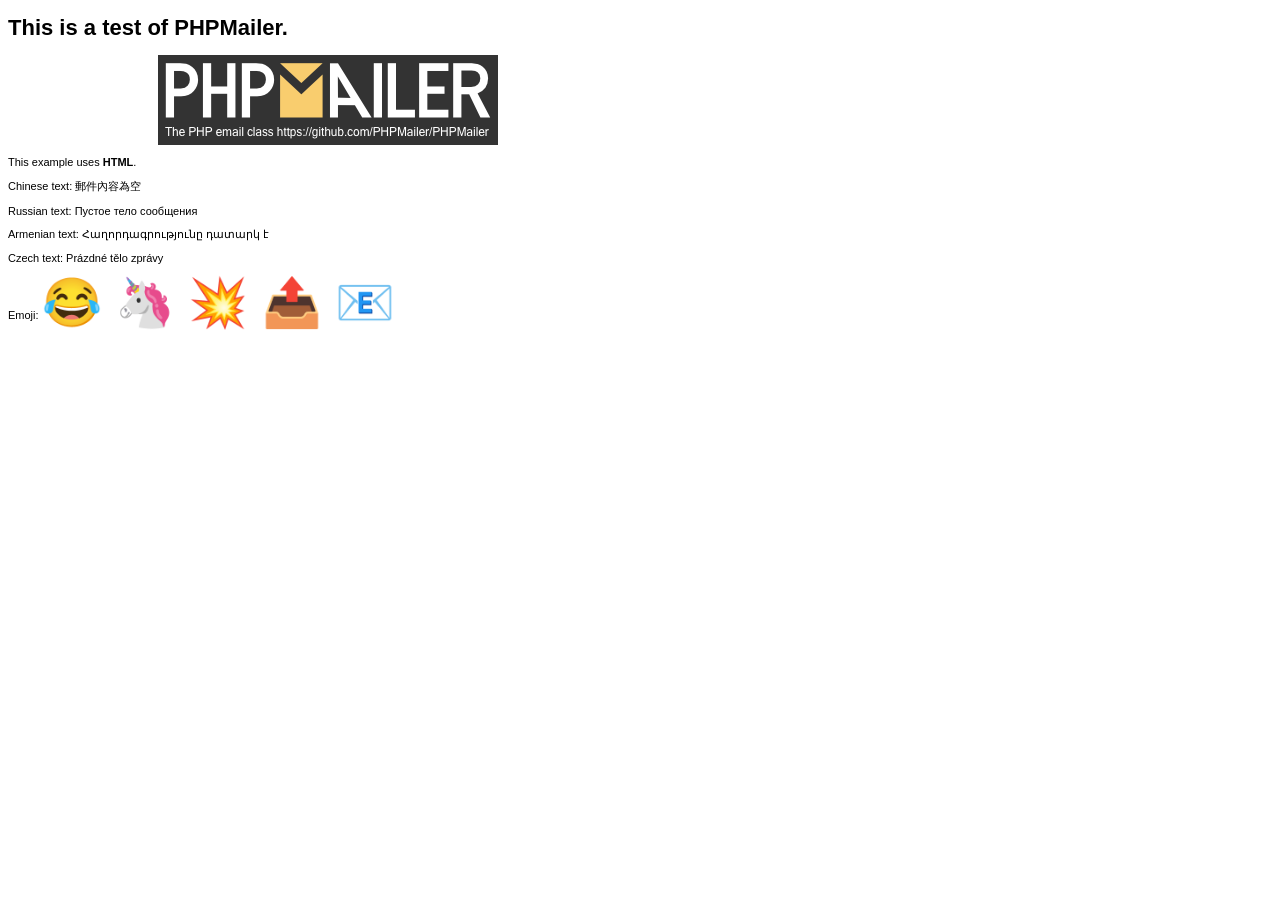
<file: PHPMailer-master/examples/contentsutf8.html>
<!DOCTYPE HTML PUBLIC "-//W3C//DTD HTML 4.01 Transitional//EN" "http://www.w3.org/TR/html4/loose.dtd">
<html>
<head>
  <meta http-equiv="Content-Type" content="text/html; charset=utf-8">
  <title>PHPMailer Test</title>
</head>
<body>
<div style="width: 640px; font-family: Arial, Helvetica, sans-serif; font-size: 11px;">
  <h1>This is a test of PHPMailer.</h1>
  <div align="center">
    <a href="https://github.com/PHPMailer/PHPMailer/"><img src="images/phpmailer.png" height="90" width="340" alt="PHPMailer rocks"></a>
  </div>
  <p>This example uses <strong>HTML</strong>.</p>
  <p>Chinese text: 郵件內容為空</p>
  <p>Russian text: Пустое тело сообщения</p>
  <p>Armenian text: Հաղորդագրությունը դատարկ է</p>
  <p>Czech text: Prázdné tělo zprávy</p>
  <p>Emoji: <span style="font-size: 48px">😂 🦄 💥 📤 📧</span></p>
</div>
</body>
</html>
</file>
<file: assets/css/modern.css>
:root{--bg:#fbf7f1;--text:#3f3832;--muted:#6f655d;--line:#eadfd3;--soft:#f4ece3;--accent:#b88f7a;--accent-soft:#efe0d8;--white:#fffdfb;--shadow:0 24px 70px rgba(94,75,61,.12);--radius:28px}*{box-sizing:border-box}html{scroll-behavior:smooth}body{margin:0;font-family:Inter,ui-sans-serif,system-ui,-apple-system,BlinkMacSystemFont,"Segoe UI",sans-serif;background:var(--bg);color:var(--text);font-size:16px;line-height:1.65}a{color:inherit;text-decoration:none}img{max-width:100%;display:block}.container{width:min(1160px,calc(100% - 40px));margin-inline:auto}.section-pad{padding:98px 0}.site-header{position:sticky;top:0;z-index:50;display:flex;align-items:center;justify-content:space-between;gap:20px;padding:15px max(20px,calc((100vw - 1160px)/2));border-bottom:1px solid rgba(234,223,211,.86);background:rgba(251,247,241,.9);backdrop-filter:blur(18px)}.brand{display:flex;align-items:center;gap:12px}.brand-mark{display:grid;place-items:center;width:44px;height:44px;border-radius:16px;background:var(--accent-soft);color:var(--text);font-weight:800;border:1px solid var(--line)}.brand strong{display:block;letter-spacing:-.03em;color:var(--text)}.brand small{display:block;color:var(--muted);font-size:12px;margin-top:-2px}.main-nav{display:flex;align-items:center;gap:2px}.main-nav a{font-size:12px;font-weight:700;letter-spacing:.02em;padding:10px 10px;border-radius:999px;color:var(--text)}.main-nav a:hover{background:var(--white);box-shadow:0 10px 30px rgba(94,75,61,.08)}.menu-toggle{display:none;background:var(--white);border:1px solid var(--line);border-radius:999px;width:46px;height:46px;padding:12px}.menu-toggle span{display:block;height:2px;background:var(--text);margin:6px 0}.hero{position:relative;overflow:hidden;padding-top:104px;padding-bottom:104px}.hero-bg:before,.hero-bg:after{content:"";position:absolute;border-radius:999px;filter:blur(70px);opacity:.72}.hero-bg:before{width:470px;height:470px;background:#ead8cb;right:9%;top:70px}.hero-bg:after{width:390px;height:390px;background:#f3e8dc;left:6%;bottom:25px}.hero-centered{position:relative;display:flex;justify-content:center}.hero-copy{max-width:910px;text-align:center}.eyebrow{margin:0 0 18px;font-size:12px;font-weight:800;letter-spacing:.22em;text-transform:uppercase;color:var(--text)}h1,h2,h3,p{margin-top:0}h1{font-size:clamp(44px,7vw,78px);line-height:.98;letter-spacing:-.065em;margin-bottom:28px;color:var(--text);font-weight:800}h2{font-size:clamp(34px,5vw,54px);line-height:1.05;letter-spacing:-.05em;margin-bottom:22px;color:var(--text);font-weight:800}h3{font-size:22px;line-height:1.22;letter-spacing:-.03em;margin-bottom:12px;color:var(--text);font-weight:800}.lead{font-size:20px;color:var(--text);max-width:740px;margin-inline:auto}.hero-actions{display:flex;flex-wrap:wrap;justify-content:center;gap:14px;margin:34px 0 0}.btn{display:inline-flex;align-items:center;justify-content:center;min-height:52px;padding:0 23px;border-radius:999px;font-weight:800;border:1px solid transparent;transition:.2s ease;cursor:pointer}.btn:hover{transform:translateY(-2px)}.btn-primary{background:var(--accent);color:var(--white);box-shadow:0 16px 34px rgba(184,143,122,.22)}.btn-soft{background:var(--white);border-color:var(--line);color:var(--text)}.two-col{display:grid;grid-template-columns:.86fr 1.14fr;gap:58px;align-items:center}.align-start{align-items:start}.section-intro p:not(.eyebrow){color:var(--text);font-size:18px}.narrow{max-width:780px;margin:0 auto 44px;text-align:center}.intro-panel{padding:34px;border-radius:36px;background:var(--white);border:1px solid var(--line);box-shadow:var(--shadow)}.intro-panel p{color:var(--text);margin-bottom:0}.cards{display:grid;gap:18px}.cards.three{grid-template-columns:repeat(3,1fr)}.cards.two{grid-template-columns:repeat(2,1fr)}.card{padding:28px;border-radius:var(--radius);background:var(--white);border:1px solid var(--line);box-shadow:0 16px 45px rgba(94,75,61,.07)}.card p{color:var(--text);margin-bottom:0}.muted{background:var(--soft)}.steps{display:grid;grid-template-columns:repeat(4,1fr);gap:18px}.steps article{padding:26px;border-radius:var(--radius);background:var(--white);border:1px solid var(--line)}.steps span{display:grid;place-items:center;width:48px;height:48px;margin-bottom:24px;border-radius:18px;background:var(--accent-soft);color:var(--text);font-weight:900;border:1px solid var(--line)}.steps p{color:var(--text);margin:0}.faq{display:grid;gap:14px}.faq details{background:var(--white);border:1px solid var(--line);border-radius:22px;padding:20px}.faq summary{font-weight:900;cursor:pointer;color:var(--text)}.faq p{color:var(--text);margin:14px 0 0}.text-link{font-weight:900;color:var(--text);border-bottom:2px solid currentColor}.article span{display:inline-flex;margin-bottom:22px;color:var(--text);font-size:12px;font-weight:900;letter-spacing:.16em;text-transform:uppercase}.article a{display:inline-flex;margin-top:18px;font-weight:900;color:var(--text)}.notice{display:flex;align-items:center;justify-content:space-between;gap:24px;padding:34px;border-radius:36px;background:var(--white);border:1px solid var(--line);box-shadow:var(--shadow)}.notice p:last-child{color:var(--text);margin-bottom:0}.contact-section{background:linear-gradient(180deg,var(--bg),#f5ece3)}.contact-grid{display:grid;grid-template-columns:.86fr 1.14fr;gap:58px;align-items:start}.contact-cards{display:grid;gap:12px;margin-top:24px}.contact-cards a,.contact-cards span{padding:16px 18px;border-radius:18px;background:var(--white);border:1px solid var(--line);font-weight:800;color:var(--text)}.contact-form{padding:30px;border-radius:36px;background:var(--white);border:1px solid var(--line);box-shadow:var(--shadow)}.form-row{display:grid;grid-template-columns:1fr 1fr;gap:14px}label{display:grid;gap:8px;margin-bottom:16px;font-weight:800;color:var(--text)}input,select,textarea{width:100%;border:1px solid var(--line);border-radius:18px;background:#fffaf6;padding:14px 16px;font:inherit;color:var(--text);outline:none}textarea{resize:vertical}input:focus,select:focus,textarea:focus{border-color:var(--accent);box-shadow:0 0 0 4px rgba(184,143,122,.14)}.check{display:flex;grid-template-columns:auto 1fr;align-items:flex-start;gap:12px;font-weight:600;color:var(--text)}.check input{width:auto;margin-top:6px}.hidden-field{position:absolute!important;left:-9999px!important;opacity:0!important}.form-submit{width:100%;border:0;font-size:16px}.form-note{font-size:13px;color:var(--text);margin:16px 0 0}.messages{margin-bottom:16px}.alert{padding:14px 16px;border-radius:18px;font-weight:700}.alert-success{background:#f2eadf;color:var(--text)}.alert-danger{background:#f6ded6;color:var(--text)}.site-footer{padding:34px 0;border-top:1px solid var(--line);color:var(--text)}.footer-grid{display:flex;justify-content:space-between;gap:18px}.footer-grid p{margin:0}.footer-grid p:last-child{font-size:13px;color:var(--muted)}.reveal{opacity:0;transform:translateY(18px);transition:opacity .65s ease,transform .65s ease}.reveal.is-visible{opacity:1;transform:none}@media (max-width:1080px){.main-nav a{font-size:11px;padding:9px 7px}}@media (max-width:980px){.menu-toggle{display:block}.main-nav{position:absolute;left:20px;right:20px;top:76px;display:none;grid-template-columns:1fr;background:var(--white);border:1px solid var(--line);border-radius:24px;padding:10px;box-shadow:var(--shadow)}.main-nav.is-open{display:grid}.main-nav a{padding:13px 14px;font-size:13px}.two-col,.contact-grid{grid-template-columns:1fr}.cards.three,.steps{grid-template-columns:1fr 1fr}.section-pad{padding:76px 0}.hero{padding-top:76px;padding-bottom:76px}}@media (max-width:640px){.container{width:min(100% - 28px,1160px)}.site-header{padding:12px 14px}.hero-actions,.notice,.footer-grid{align-items:stretch;flex-direction:column}.cards.three,.cards.two,.steps,.form-row{grid-template-columns:1fr}h1{font-size:44px}.contact-form{padding:22px}.section-pad{padding:62px 0}.hero-copy{text-align:left}.hero-actions{justify-content:flex-start}}

/* v3 refinements */
.brand-mark{background:var(--white);color:var(--accent);border:1px solid var(--line);box-shadow:0 10px 24px rgba(94,75,61,.08)}
.map-card{margin-top:18px;border-radius:28px;overflow:hidden;border:1px solid var(--line);background:var(--white);box-shadow:0 16px 45px rgba(94,75,61,.07)}
.map-card iframe{display:block;width:100%;height:280px;border:0;filter:saturate(.72) contrast(.94) brightness(1.03)}
.hero-bg:before{background:#eaded4}.hero-bg:after{background:#f5ebe2}.contact-section{background:linear-gradient(180deg,var(--bg),var(--soft))}


/* v4 legal pages */
.legal-hero{position:relative;overflow:hidden;padding-top:92px;padding-bottom:84px}
.legal-hero:before{content:"";position:absolute;right:8%;top:40px;width:380px;height:380px;border-radius:999px;background:#eaded4;filter:blur(70px);opacity:.68}
.legal-hero-inner{position:relative;max-width:900px;text-align:center}
.legal-layout{display:grid;grid-template-columns:320px 1fr;gap:34px;align-items:start}
.legal-note{position:sticky;top:110px;padding:26px;border-radius:var(--radius);background:var(--white);border:1px solid var(--line);box-shadow:0 16px 45px rgba(94,75,61,.07)}
.legal-note p{color:var(--text);margin-bottom:14px}
.small-note{font-size:13px}
.legal-content{display:grid;gap:18px}
.legal-content.single{max-width:940px;margin-inline:auto}
.legal-card{padding:30px;border-radius:var(--radius);background:var(--white);border:1px solid var(--line);box-shadow:0 16px 45px rgba(94,75,61,.06)}
.legal-card h2{font-size:clamp(25px,3vw,36px);margin-bottom:14px}
.legal-card p{color:var(--text);margin-bottom:0}
.site-footer a{font-weight:400;font-size:13px;color:var(--muted)}
@media (max-width:980px){.legal-layout{grid-template-columns:1fr}.legal-note{position:static}.legal-hero-inner{text-align:left}}


/* v6 footer typography cleanup */
.site-footer{font-size:13px;color:var(--muted);}
.footer-grid p,.footer-grid p:last-child,.site-footer a{font-size:13px;font-weight:400;color:var(--muted);line-height:1.6;}
.site-footer a:hover{color:var(--text);}

/* v7 cookie banner */
.cookie-banner{position:fixed;left:0;right:0;bottom:0;z-index:100;padding:18px;background:linear-gradient(180deg,rgba(251,247,241,0),rgba(251,247,241,.96) 24%,rgba(251,247,241,.98));}
.cookie-banner[hidden]{display:none!important}
.cookie-card{width:min(1120px,calc(100% - 24px));margin:0 auto;display:grid;grid-template-columns:1fr auto;gap:22px;align-items:center;padding:22px;border:1px solid var(--line);border-radius:28px;background:var(--white);box-shadow:0 24px 70px rgba(94,75,61,.16)}
.cookie-title{font-weight:800;margin:0 0 6px;color:var(--text)}
.cookie-card p:not(.cookie-title){margin:0;color:var(--muted);font-size:14px;line-height:1.55}
.cookie-card a{display:inline-flex;margin-top:8px;font-size:13px;color:var(--muted);text-decoration:underline;text-underline-offset:3px}
.cookie-actions{display:flex;gap:10px;align-items:center;justify-content:flex-end}
.cookie-actions .btn{min-height:46px;padding:0 18px;font-size:14px}
@media (max-width:760px){.cookie-card{grid-template-columns:1fr;padding:18px}.cookie-actions{justify-content:stretch}.cookie-actions .btn{flex:1}}

/*povecaj pisavo A-, A+ */
.font-size-tools {
  display: inline-flex;
  align-items: center;
  gap: 6px;
  margin-left: 12px;
}

.font-size-btn {
  border: 1px solid rgba(120, 105, 90, 0.22);
  background: #fffaf4;
  color: #6f6258;
  border-radius: 999px;
  padding: 7px 10px;
  font-size: 0.9rem;
  line-height: 1;
  cursor: pointer;
  transition: 0.2s ease;
}

.font-size-btn:hover {
  background: #f4eadf;
  color: #4f453d;
}

body.font-large {
  font-size: 18px;
}

body.font-xlarge {
  font-size: 20px;
}

body.font-large .hero-text,
body.font-large .section-text,
body.font-large p,
body.font-large li {
  font-size: 1.08em;
}

body.font-xlarge .hero-text,
body.font-xlarge .section-text,
body.font-xlarge p,
body.font-xlarge li {
  font-size: 1.16em;
}

@media (max-width: 768px) {
  .font-size-tools {
    margin-left: 0;
    margin-top: 10px;
  }
}
</file>
